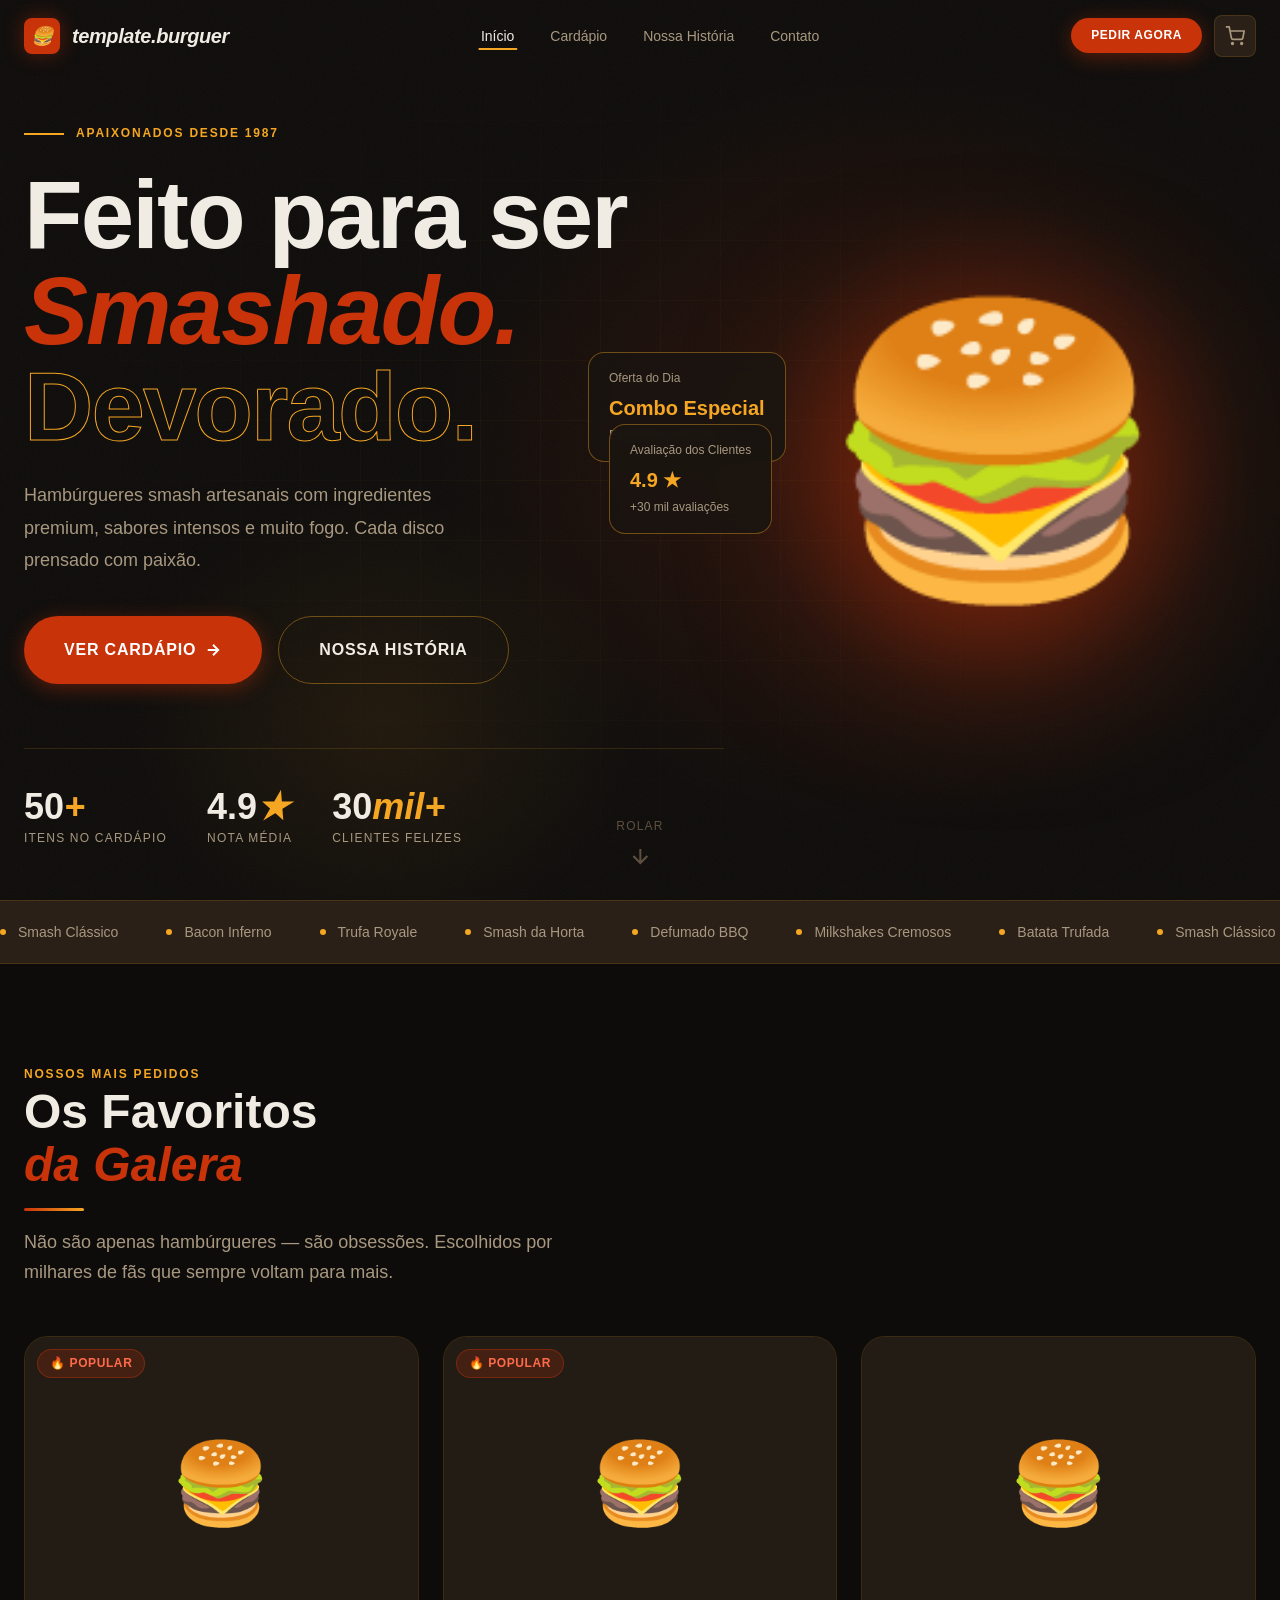
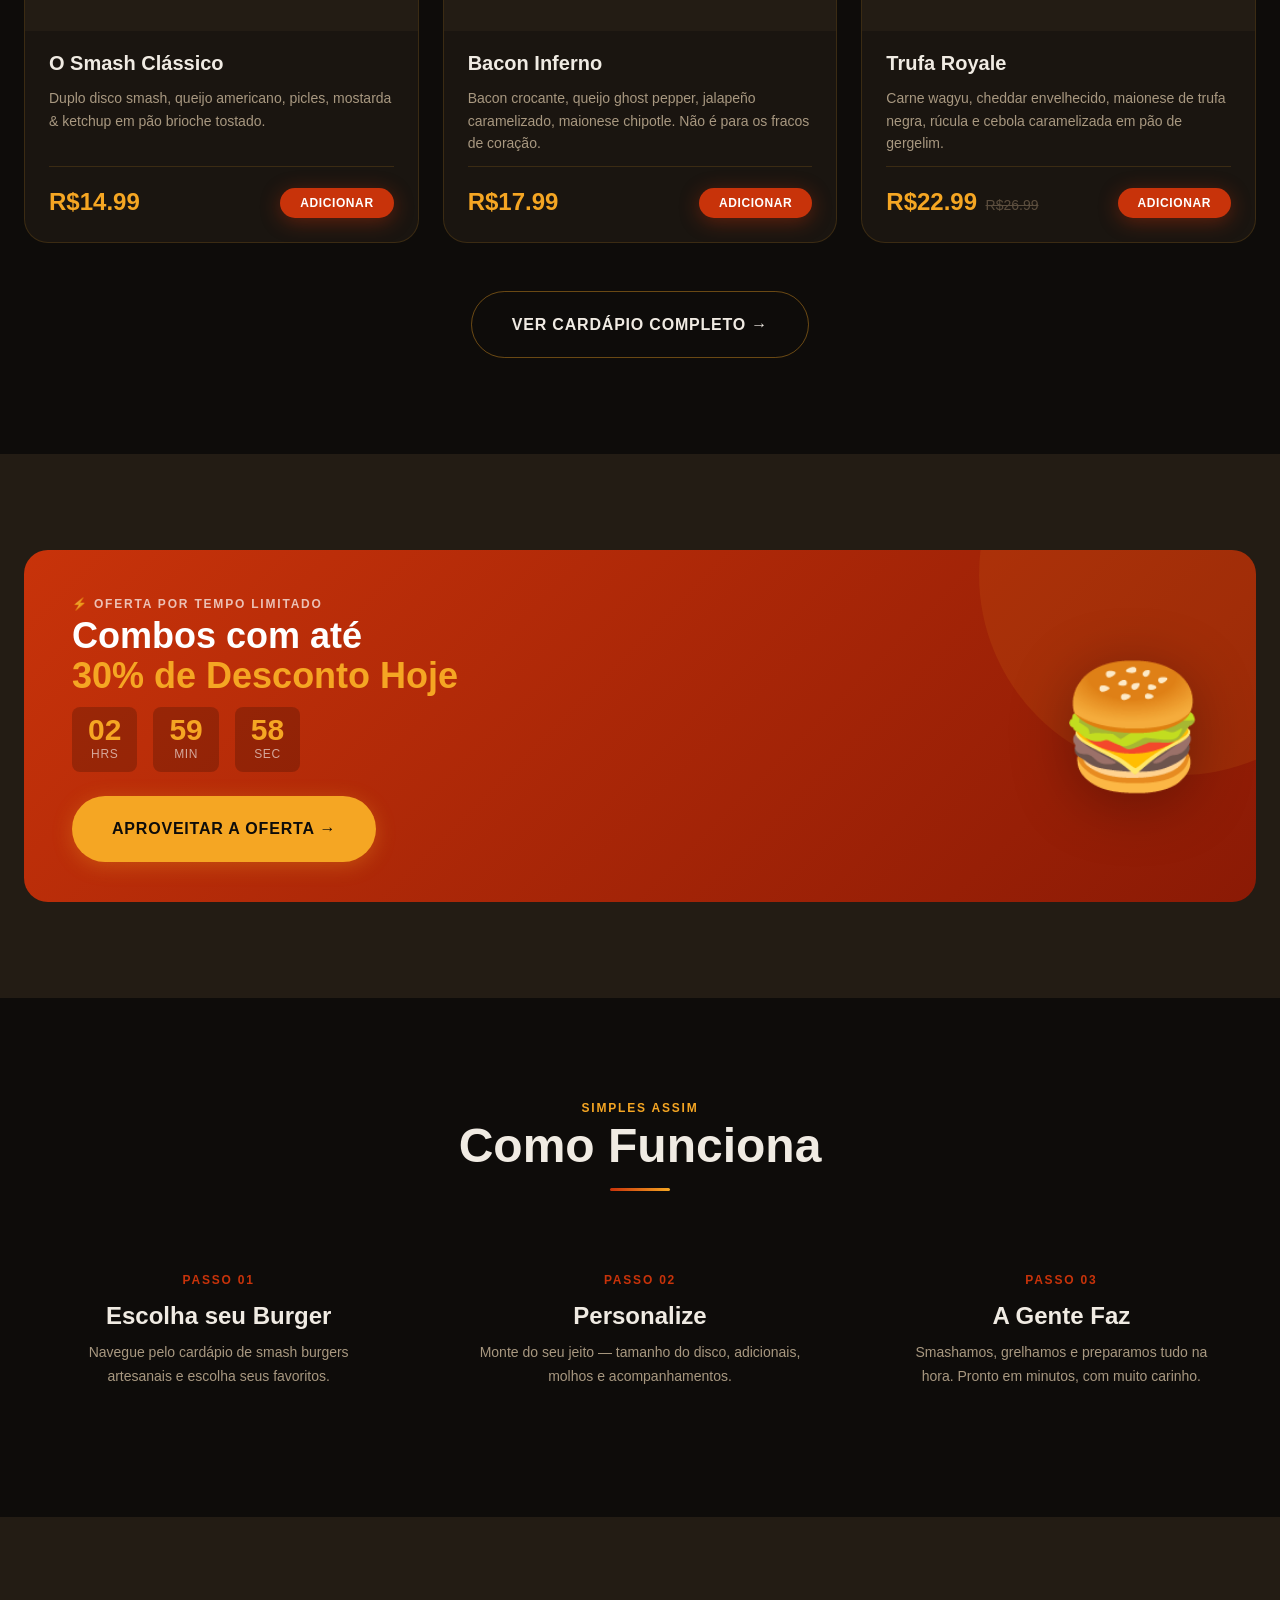
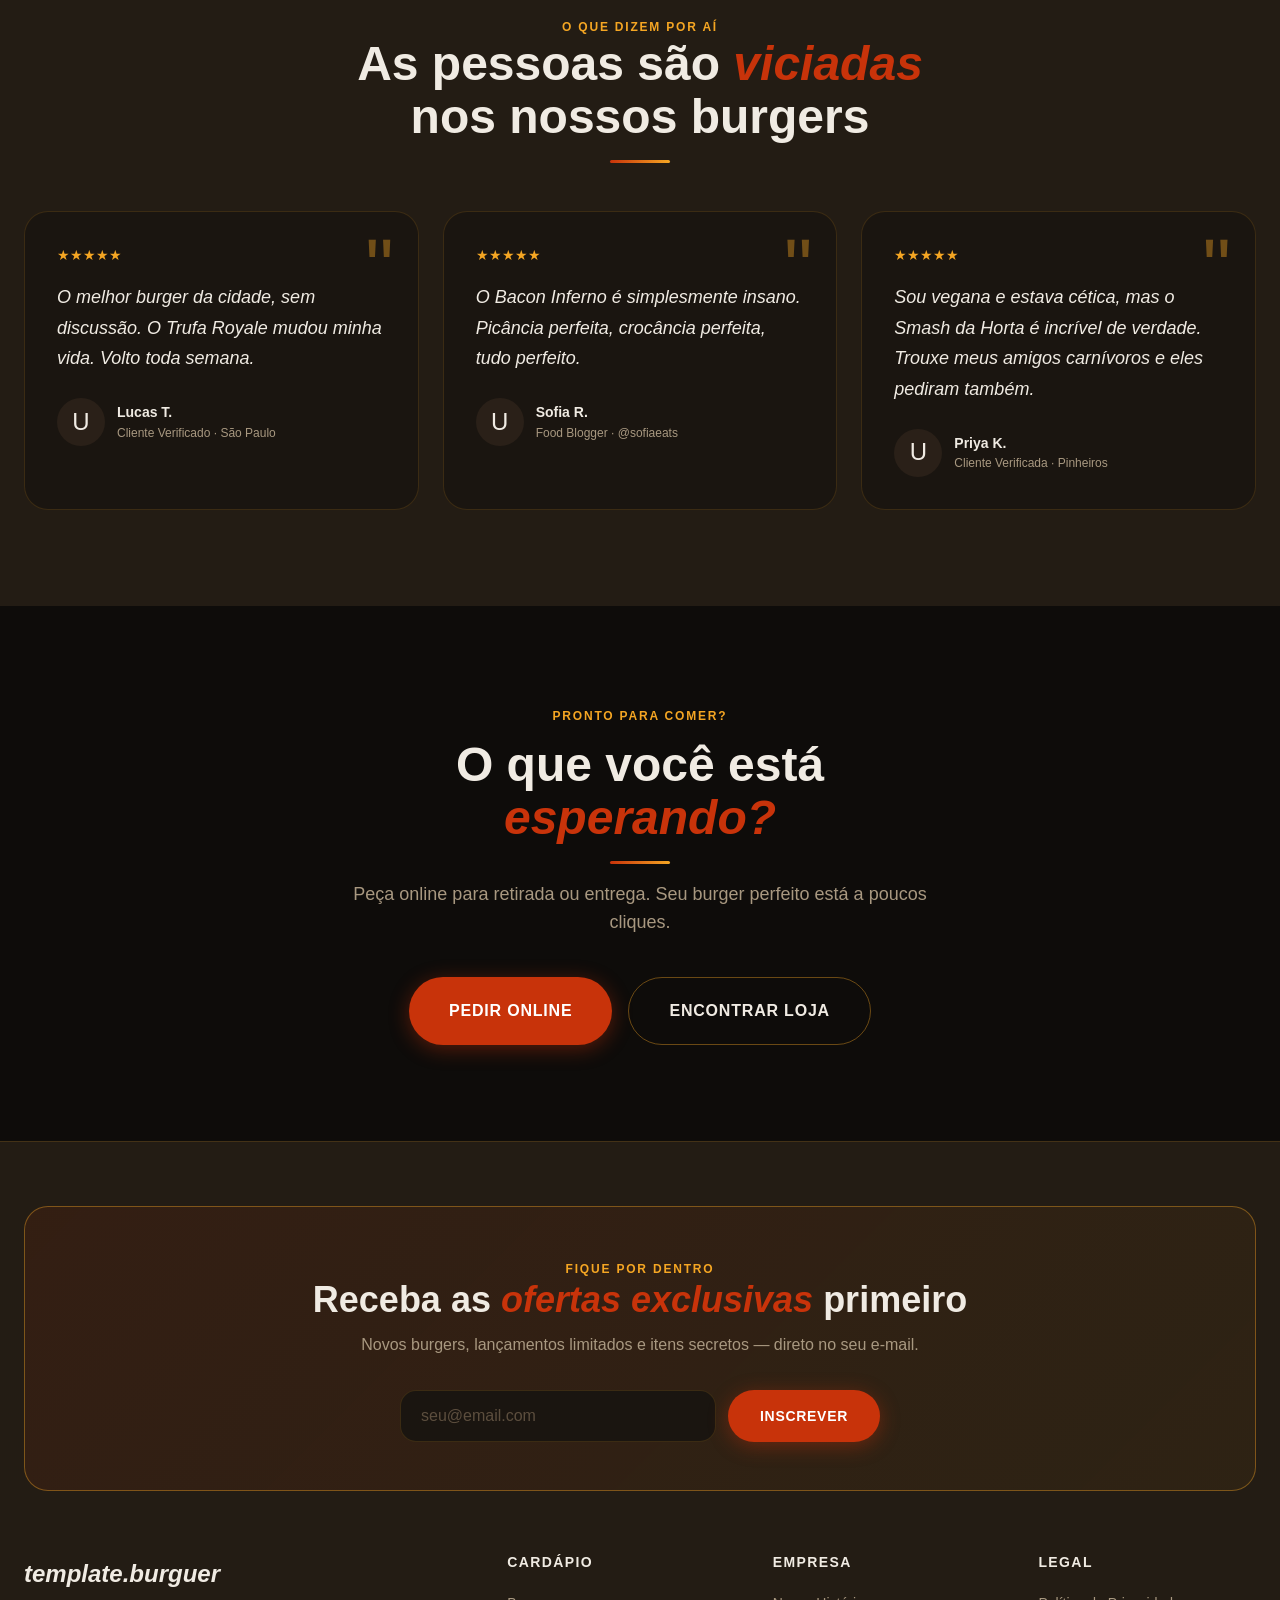
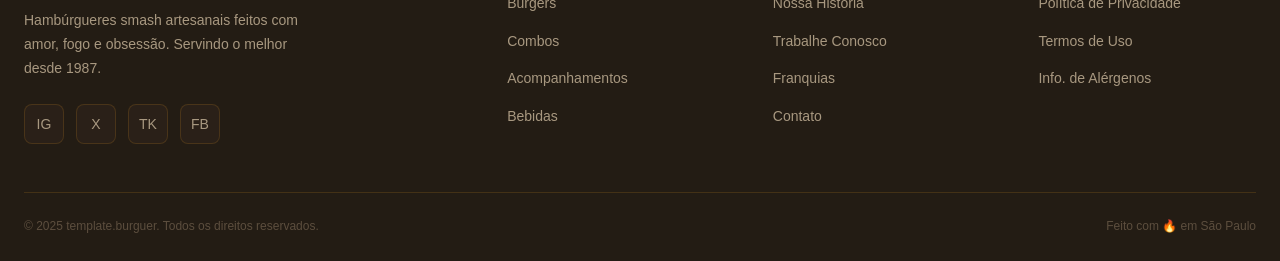
<file: index.html>
<!DOCTYPE html>
<html lang="pt-BR">
<head>
  <meta charset="UTF-8"/>
  <meta name="viewport" content="width=device-width, initial-scale=1.0"/>
  <title>template.burguer — Hambúrgueres Artesanais</title>
  <meta name="description" content="Os melhores hambúrgueres smash artesanais. Sabores intensos, ingredientes de qualidade, apaixonados desde 1987."/>
  <link rel="preconnect" href="https://fonts.googleapis.com"/>
  <link rel="preconnect" href="https://fonts.gstatic.com" crossorigin/>
  <link rel="stylesheet" href="css/tokens.css"/>
  <link rel="stylesheet" href="css/global.css"/>
  <link rel="stylesheet" href="css/navbar.css"/>
  <link rel="stylesheet" href="css/components.css"/>

  <!-- Favicon -->
  <link rel="icon" type="image/png" href="assets/img/favicon.png"/>

  <!-- Open Graph / Social Media -->
  <meta property="og:type" content="website"/>
  <meta property="og:url" content="https://smash-burger-restaurant.pages.dev/"/>
  <meta property="og:title" content="template.burguer — Hambúrgueres Artesanais"/>
  <meta property="og:description" content="Os melhores hambúrgueres smash artesanais. Sabores intensos, ingredientes de qualidade e paixão em cada disco prensado."/>
  <meta property="og:image" content="https://smash-burger-restaurant.pages.dev/assets/img/social-card.jpg"/>

  <!-- Twitter -->
  <meta property="twitter:card" content="summary_large_image"/>
  <meta property="twitter:url" content="https://smash-burger-restaurant.pages.dev/"/>
  <meta property="twitter:title" content="template.burguer — Hambúrgueres Artesanais"/>
  <meta property="twitter:description" content="Os melhores hambúrgueres smash artesanais. Sabores intensos, ingredientes de qualidade e paixão em cada disco prensado."/>
  <meta property="twitter:image" content="https://smash-burger-restaurant.pages.dev/assets/img/social-card.jpg"/>
</head>
<body>

<nav class="navbar navbar--transparent" role="navigation">
  <div class="container">
    <div class="navbar__inner">
      <a href="index.html" class="navbar__logo">
        <div class="navbar__logo-icon">🍔</div>
        <span>template.burguer</span>
      </a>
      <ul class="navbar__links">
        <li><a href="index.html"         class="navbar__link active">Início</a></li>
        <li><a href="menu.html"          class="navbar__link">Cardápio</a></li>
        <li><a href="pages/about.html"   class="navbar__link">Nossa História</a></li>
        <li><a href="pages/contact.html" class="navbar__link">Contato</a></li>
      </ul>
      <div class="navbar__actions">
        <a href="menu.html" class="btn btn--primary btn--sm">Pedir Agora</a>
        <button class="navbar__cart" aria-label="Carrinho" onclick="location.href='pages/cart.html'">
          <svg width="20" height="20" viewBox="0 0 24 24" fill="none" stroke="currentColor" stroke-width="2">
            <circle cx="9" cy="21" r="1"/><circle cx="20" cy="21" r="1"/>
            <path d="M1 1h4l2.68 13.39a2 2 0 0 0 2 1.61h9.72a2 2 0 0 0 2-1.61L23 6H6"/>
          </svg>
          <span class="navbar__cart-count">0</span>
        </button>
        <button class="navbar__menu-toggle" aria-label="Abrir menu"><span></span><span></span><span></span></button>
      </div>
    </div>
  </div>
</nav>
<div class="navbar__mobile-menu">
  <a href="index.html"         class="navbar__mobile-link">Início</a>
  <a href="menu.html"          class="navbar__mobile-link">Cardápio</a>
  <a href="pages/about.html"   class="navbar__mobile-link">Nossa História</a>
  <a href="pages/contact.html" class="navbar__mobile-link">Contato</a>
  <div class="navbar__mobile-cta">
    <a href="menu.html" class="btn btn--primary btn--lg" style="width:100%;justify-content:center;">Pedir Agora →</a>
  </div>
</div>

<main>

<!-- HERO -->
<section class="hero noise-overlay">
  <div class="hero__bg"></div>
  <div class="hero__bg-pattern"></div>
  <div class="container" style="position:relative;z-index:2;width:100%;">
    <div class="hero__content">
      <div class="hero__eyebrow">
        <div class="hero__eyebrow-line"></div>
        <span class="text-label">Apaixonados desde 1987</span>
      </div>
      <h1 class="hero__title">
        Feito para ser
        <em>Smashado.</em>
        <span>Devorado.</span>
      </h1>
      <p class="hero__desc">
        Hambúrgueres smash artesanais com ingredientes premium, sabores intensos e muito fogo.
        Cada disco prensado com paixão.
      </p>
      <div class="hero__actions">
        <a href="menu.html" class="btn btn--primary btn--lg">
          Ver Cardápio
          <svg width="18" height="18" viewBox="0 0 24 24" fill="none" stroke="currentColor" stroke-width="2.5"><path d="M5 12h14M12 5l7 7-7 7"/></svg>
        </a>
        <a href="pages/about.html" class="btn btn--outline btn--lg">Nossa História</a>
      </div>
      <div class="hero__stats">
        <div>
          <div class="hero__stat-number">50<em>+</em></div>
          <div class="hero__stat-label">Itens no Cardápio</div>
        </div>
        <div>
          <div class="hero__stat-number">4.9<em>★</em></div>
          <div class="hero__stat-label">Nota Média</div>
        </div>
        <div>
          <div class="hero__stat-number">30<em>mil+</em></div>
          <div class="hero__stat-label">Clientes Felizes</div>
        </div>
      </div>
    </div>
  </div>

  <div class="hero__visual" aria-hidden="true">
    <div style="position:relative;display:flex;align-items:center;justify-content:center;">
      <div style="position:absolute;width:500px;height:500px;border-radius:50%;background:radial-gradient(circle,rgba(200,51,10,0.25) 0%,transparent 70%);"></div>
      <div style="font-size:280px;line-height:1;filter:drop-shadow(0 40px 80px rgba(200,51,10,0.5));animation:float 4s ease-in-out infinite;">🍔</div>
      <div class="hero__float-card hero__float-card--offer">
        <div class="hero__float-card-label">Oferta do Dia</div>
        <div class="hero__float-card-value">Combo Especial</div>
        <div style="font-size:12px;color:var(--color-text-muted);margin-top:2px;">Economize até 30%</div>
      </div>
      <div class="hero__float-card hero__float-card--rating">
        <div class="hero__float-card-label">Avaliação dos Clientes</div>
        <div class="hero__float-card-value">4.9 ★</div>
        <div style="font-size:12px;color:var(--color-text-muted);margin-top:2px;">+30 mil avaliações</div>
      </div>
    </div>
  </div>

  <div class="hero__scroll" aria-hidden="true">
    <span>Rolar</span>
    <svg viewBox="0 0 24 24" fill="none" stroke="currentColor" stroke-width="2"><path d="M12 5v14M5 12l7 7 7-7"/></svg>
  </div>
</section>

<!-- MARQUEE -->
<div class="featured-strip" aria-hidden="true">
  <div class="featured-strip__track">
    <div class="featured-strip__item"><span class="featured-strip__dot"></span> Smash Clássico</div>
    <div class="featured-strip__item"><span class="featured-strip__dot"></span> Bacon Inferno</div>
    <div class="featured-strip__item"><span class="featured-strip__dot"></span> Trufa Royale</div>
    <div class="featured-strip__item"><span class="featured-strip__dot"></span> Smash da Horta</div>
    <div class="featured-strip__item"><span class="featured-strip__dot"></span> Defumado BBQ</div>
    <div class="featured-strip__item"><span class="featured-strip__dot"></span> Milkshakes Cremosos</div>
    <div class="featured-strip__item"><span class="featured-strip__dot"></span> Batata Trufada</div>
    <div class="featured-strip__item"><span class="featured-strip__dot"></span> Smash Clássico</div>
    <div class="featured-strip__item"><span class="featured-strip__dot"></span> Bacon Inferno</div>
    <div class="featured-strip__item"><span class="featured-strip__dot"></span> Trufa Royale</div>
    <div class="featured-strip__item"><span class="featured-strip__dot"></span> Smash da Horta</div>
    <div class="featured-strip__item"><span class="featured-strip__dot"></span> Defumado BBQ</div>
    <div class="featured-strip__item"><span class="featured-strip__dot"></span> Milkshakes Cremosos</div>
    <div class="featured-strip__item"><span class="featured-strip__dot"></span> Batata Trufada</div>
  </div>
</div>

<!-- MAIS PEDIDOS -->
<section class="section">
  <div class="container">
    <div class="section-header reveal">
      <span class="text-label">Nossos Mais Pedidos</span>
      <h2 class="section-title">Os Favoritos<br/><em style="color:var(--color-primary);font-style:italic;">da Galera</em></h2>
      <div class="divider"></div>
      <p class="section-subtitle">Não são apenas hambúrgueres — são obsessões. Escolhidos por milhares de fãs que sempre voltam para mais.</p>
    </div>
    <div class="grid grid-3" id="grade-destaque"></div>
    <div style="text-align:center;margin-top:var(--space-12);" class="reveal">
      <a href="menu.html" class="btn btn--outline btn--lg">Ver Cardápio Completo →</a>
    </div>
  </div>
</section>

<!-- BANNER PROMO -->
<section class="section section--alt">
  <div class="container">
    <div class="promo-banner reveal">
      <div>
        <span class="text-label" style="color:rgba(255,255,255,0.7);">⚡ Oferta por Tempo Limitado</span>
        <h2 class="promo-banner__title">Combos com até<br/><strong style="color:var(--color-accent);">30% de Desconto Hoje</strong></h2>
        <div class="promo-banner__timer" id="temporizador-promo"></div>
        <a href="menu.html" class="btn btn--accent btn--lg">Aproveitar a Oferta →</a>
      </div>
      <div class="promo-banner__visual" aria-hidden="true">🍔</div>
    </div>
  </div>
</section>

<!-- COMO FUNCIONA -->
<section class="section">
  <div class="container">
    <div class="section-header section-header--center reveal">
      <span class="text-label">Simples assim</span>
      <h2 class="section-title">Como Funciona</h2>
      <div class="divider divider--center"></div>
    </div>
    <div class="grid grid-3" style="gap:var(--space-8);">
      <div class="reveal reveal-delay-1" style="text-align:center;padding:var(--space-8);">
        <div style="font-size:12px;font-weight:700;letter-spacing:0.15em;color:var(--color-primary);text-transform:uppercase;margin-bottom:var(--space-3);">Passo 01</div>
        <h3 style="font-family:var(--font-display);font-size:var(--text-2xl);margin-bottom:var(--space-3);">Escolha seu Burger</h3>
        <p style="color:var(--color-text-muted);font-size:var(--text-sm);line-height:1.7;">Navegue pelo cardápio de smash burgers artesanais e escolha seus favoritos.</p>
      </div>
      <div class="reveal reveal-delay-2" style="text-align:center;padding:var(--space-8);">
        <div style="font-size:12px;font-weight:700;letter-spacing:0.15em;color:var(--color-primary);text-transform:uppercase;margin-bottom:var(--space-3);">Passo 02</div>
        <h3 style="font-family:var(--font-display);font-size:var(--text-2xl);margin-bottom:var(--space-3);">Personalize</h3>
        <p style="color:var(--color-text-muted);font-size:var(--text-sm);line-height:1.7;">Monte do seu jeito — tamanho do disco, adicionais, molhos e acompanhamentos.</p>
      </div>
      <div class="reveal reveal-delay-3" style="text-align:center;padding:var(--space-8);">
        <div style="font-size:12px;font-weight:700;letter-spacing:0.15em;color:var(--color-primary);text-transform:uppercase;margin-bottom:var(--space-3);">Passo 03</div>
        <h3 style="font-family:var(--font-display);font-size:var(--text-2xl);margin-bottom:var(--space-3);">A Gente Faz</h3>
        <p style="color:var(--color-text-muted);font-size:var(--text-sm);line-height:1.7;">Smashamos, grelhamos e preparamos tudo na hora. Pronto em minutos, com muito carinho.</p>
      </div>
    </div>
  </div>
</section>

<!-- DEPOIMENTOS -->
<section class="section section--alt">
  <div class="container">
    <div class="section-header section-header--center reveal">
      <span class="text-label">O que dizem por aí</span>
      <h2 class="section-title">As pessoas são <em style="color:var(--color-primary);font-style:italic;">viciadas</em><br/>nos nossos burgers</h2>
      <div class="divider divider--center"></div>
    </div>
    <div class="grid grid-3" id="grade-depoimentos"></div>
  </div>
</section>

<!-- CTA -->
<section class="section" style="text-align:center;">
  <div class="container">
    <div class="reveal" style="max-width:600px;margin:0 auto;">
      <span class="text-label">Pronto para comer?</span>
      <h2 class="section-title" style="margin-top:var(--space-3);">O que você está<br/><em style="color:var(--color-primary);font-style:italic;">esperando?</em></h2>
      <div class="divider divider--center"></div>
      <p style="color:var(--color-text-muted);margin-bottom:var(--space-10);font-size:var(--text-lg);">Peça online para retirada ou entrega. Seu burger perfeito está a poucos cliques.</p>
      <div style="display:flex;gap:var(--space-4);justify-content:center;flex-wrap:wrap;">
        <a href="menu.html" class="btn btn--primary btn--lg">Pedir Online</a>
        <a href="pages/contact.html" class="btn btn--outline btn--lg">Encontrar Loja</a>
      </div>
    </div>
  </div>
</section>

</main>

<!-- RODAPÉ -->
<footer class="footer">
  <div class="container">
    <div class="newsletter-cta reveal" style="margin-bottom:var(--space-16);">
      <span class="text-label">Fique por dentro</span>
      <h2 class="newsletter-cta__title">Receba as <em style="color:var(--color-primary);font-style:italic;">ofertas exclusivas</em> primeiro</h2>
      <p class="newsletter-cta__desc">Novos burgers, lançamentos limitados e itens secretos — direto no seu e-mail.</p>
      <form class="newsletter-cta__form" onsubmit="handleNewsletter(event)">
        <input type="email" class="form-input" placeholder="seu@email.com" required/>
        <button type="submit" class="btn btn--primary">Inscrever</button>
      </form>
    </div>
    <div class="footer__main">
      <div>
        <div class="footer__brand-logo">template.burguer</div>
        <p class="footer__brand-desc">Hambúrgueres smash artesanais feitos com amor, fogo e obsessão. Servindo o melhor desde 1987.</p>
        <div class="footer__socials">
          <a href="#" class="footer__social" aria-label="Instagram">IG</a>
          <a href="#" class="footer__social" aria-label="Twitter">X</a>
          <a href="#" class="footer__social" aria-label="TikTok">TK</a>
          <a href="#" class="footer__social" aria-label="Facebook">FB</a>
        </div>
      </div>
      <div>
        <h3 class="footer__col-title">Cardápio</h3>
        <ul class="footer__links">
          <li><a href="menu.html" class="footer__link">Burgers</a></li>
          <li><a href="menu.html" class="footer__link">Combos</a></li>
          <li><a href="menu.html" class="footer__link">Acompanhamentos</a></li>
          <li><a href="menu.html" class="footer__link">Bebidas</a></li>
        </ul>
      </div>
      <div>
        <h3 class="footer__col-title">Empresa</h3>
        <ul class="footer__links">
          <li><a href="pages/about.html"   class="footer__link">Nossa História</a></li>
          <li><a href="#"                  class="footer__link">Trabalhe Conosco</a></li>
          <li><a href="#"                  class="footer__link">Franquias</a></li>
          <li><a href="pages/contact.html" class="footer__link">Contato</a></li>
        </ul>
      </div>
      <div>
        <h3 class="footer__col-title">Legal</h3>
        <ul class="footer__links">
          <li><a href="#" class="footer__link">Política de Privacidade</a></li>
          <li><a href="#" class="footer__link">Termos de Uso</a></li>
          <li><a href="#" class="footer__link">Info. de Alérgenos</a></li>
        </ul>
      </div>
    </div>
    <div class="footer__bottom">
      <span>© 2025 template.burguer. Todos os direitos reservados.</span>
      <span>Feito com 🔥 em São Paulo</span>
    </div>
  </div>
</footer>

<script src="js/app.js"></script>
<script>
document.addEventListener("DOMContentLoaded", () => {
  const itens = MENU_DATA.items.filter(i => i.category === "burgers").slice(0, 3);
  const grade = document.getElementById("grade-destaque");
  if (grade) { grade.innerHTML = itens.map(renderProductCard).join(""); initReveal(); }
  const gradeDepo = document.getElementById("grade-depoimentos");
  if (gradeDepo) { gradeDepo.innerHTML = TESTIMONIALS.map(renderTestimonialCard).join(""); initReveal(); }
  initCountdown("temporizador-promo", 3);
});
function handleNewsletter(e) { e.preventDefault(); showToast("Você está na lista! 🎉"); e.target.reset(); }
</script>
</body>
</html>
</file>
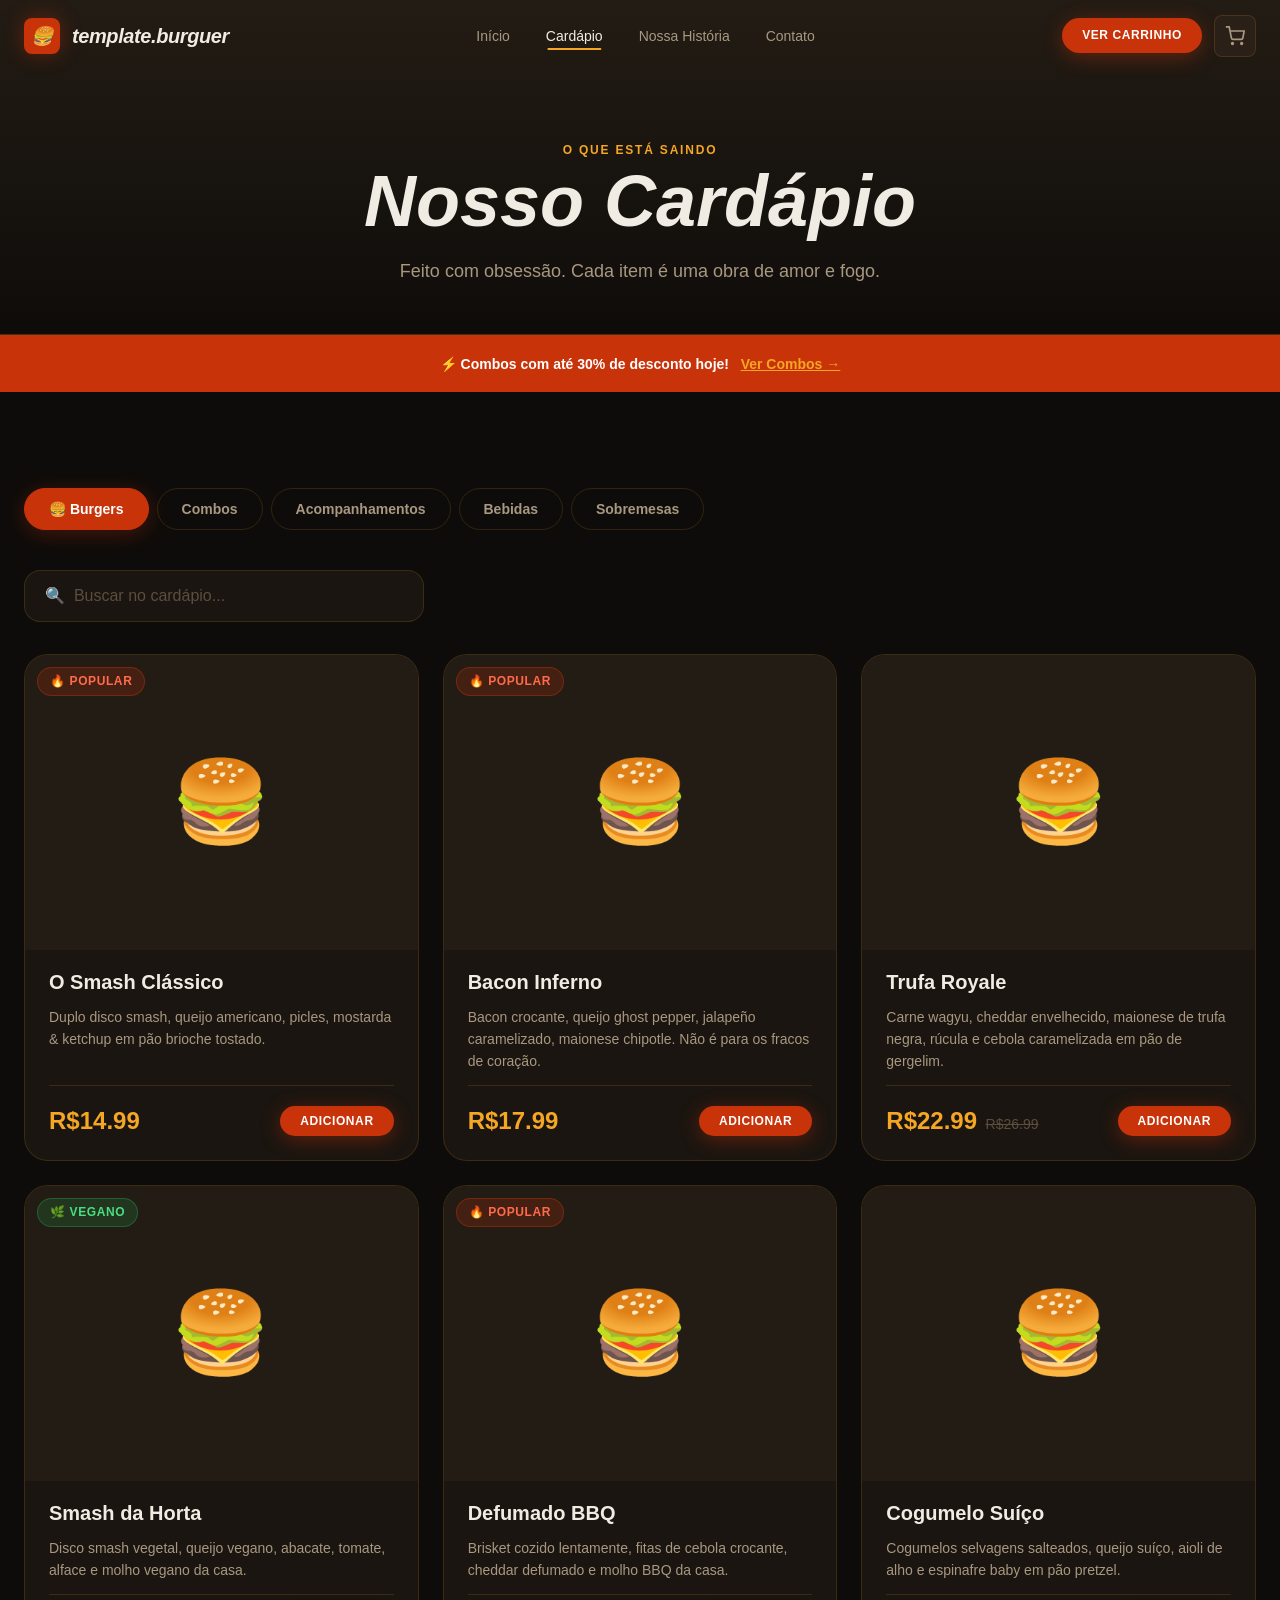
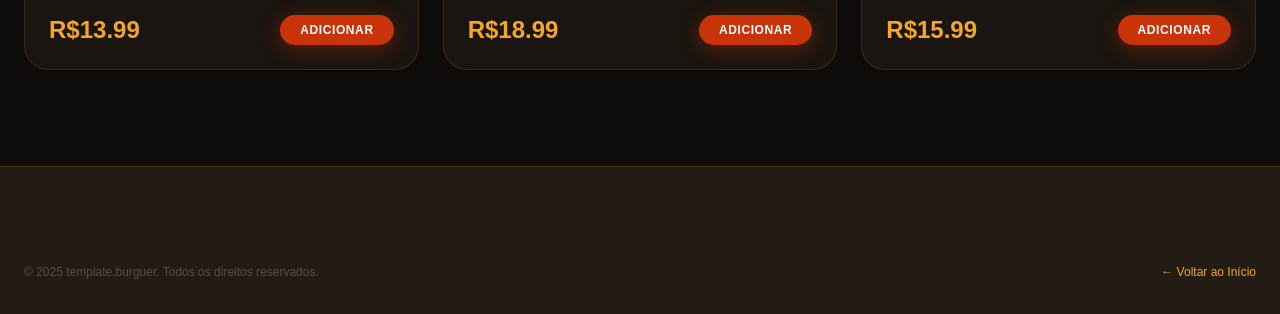
<file: menu.html>
<!DOCTYPE html>
<html lang="pt-BR">
<head>
  <meta charset="UTF-8"/>
  <meta name="viewport" content="width=device-width, initial-scale=1.0"/>
  <title>Cardápio — template.burguer</title>
  <meta name="description" content="Explore nosso cardápio de hambúrgueres smash artesanais, combos, acompanhamentos, bebidas e sobremesas."/>
  <link rel="preconnect" href="https://fonts.googleapis.com"/>
  <link rel="preconnect" href="https://fonts.gstatic.com" crossorigin/>
  <link rel="stylesheet" href="css/tokens.css"/>
  <link rel="stylesheet" href="css/global.css"/>
  <link rel="stylesheet" href="css/navbar.css"/>
  <link rel="stylesheet" href="css/components.css"/>

  <!-- Favicon -->
  <link rel="icon" type="image/png" href="assets/img/favicon.png"/>

  <!-- Open Graph / Social Media -->
  <meta property="og:type" content="website"/>
  <meta property="og:url" content="https://smash-burger-restaurant.pages.dev/menu.html"/>
  <meta property="og:title" content="Cardápio — template.burguer"/>
  <meta property="og:description" content="Explore nosso cardápio de hambúrgueres smash artesanais. Sabores intensos e ingredientes premium."/>
  <meta property="og:image" content="https://smash-burger-restaurant.pages.dev/assets/img/social-card.jpg"/>
</head>
<body>

<nav class="navbar navbar--transparent">
  <div class="container">
    <div class="navbar__inner">
      <a href="index.html" class="navbar__logo">
        <div class="navbar__logo-icon">🍔</div>
        <span>template.burguer</span>
      </a>
      <ul class="navbar__links">
        <li><a href="index.html"         class="navbar__link">Início</a></li>
        <li><a href="menu.html"          class="navbar__link active">Cardápio</a></li>
        <li><a href="pages/about.html"   class="navbar__link">Nossa História</a></li>
        <li><a href="pages/contact.html" class="navbar__link">Contato</a></li>
      </ul>
      <div class="navbar__actions">
        <a href="pages/cart.html" class="btn btn--primary btn--sm">Ver Carrinho</a>
        <button class="navbar__cart" aria-label="Carrinho" onclick="location.href='pages/cart.html'">
          <svg width="20" height="20" viewBox="0 0 24 24" fill="none" stroke="currentColor" stroke-width="2">
            <circle cx="9" cy="21" r="1"/><circle cx="20" cy="21" r="1"/>
            <path d="M1 1h4l2.68 13.39a2 2 0 0 0 2 1.61h9.72a2 2 0 0 0 2-1.61L23 6H6"/>
          </svg>
          <span class="navbar__cart-count">0</span>
        </button>
        <button class="navbar__menu-toggle" aria-label="Abrir menu"><span></span><span></span><span></span></button>
      </div>
    </div>
  </div>
</nav>
<div class="navbar__mobile-menu">
  <a href="index.html"         class="navbar__mobile-link">Início</a>
  <a href="menu.html"          class="navbar__mobile-link">Cardápio</a>
  <a href="pages/about.html"   class="navbar__mobile-link">Nossa História</a>
  <a href="pages/contact.html" class="navbar__mobile-link">Contato</a>
  <div class="navbar__mobile-cta"><a href="pages/cart.html" class="btn btn--primary btn--lg" style="width:100%;justify-content:center;">Ver Carrinho →</a></div>
</div>

<header class="page-header">
  <div class="container">
    <span class="text-label">O que está saindo</span>
    <h1 class="page-header__title">Nosso <em>Cardápio</em></h1>
    <p class="page-header__desc">Feito com obsessão. Cada item é uma obra de amor e fogo.</p>
  </div>
</header>

<div style="background:var(--color-primary);padding:var(--space-4) 0;text-align:center;">
  <div class="container">
    <span style="font-size:var(--text-sm);font-weight:600;color:#fff;">
      ⚡ Combos com até 30% de desconto hoje! &nbsp;
      <a href="#combos" style="color:var(--color-accent);text-decoration:underline;">Ver Combos →</a>
    </span>
  </div>
</div>

<main>
<section class="section">
  <div class="container">
    <div class="menu-tabs reveal" id="abas-categoria"></div>
    <div class="reveal" style="margin-bottom:var(--space-8);max-width:400px;">
      <input type="search" class="form-input" id="busca-cardapio" placeholder="🔍  Buscar no cardápio..." aria-label="Buscar item" oninput="filtrarBusca(this.value)"/>
    </div>
    <div class="grid grid-3" id="grade-cardapio"></div>
    <div id="sem-resultado" style="display:none;text-align:center;padding:var(--space-24) 0;">
      <div style="font-size:60px;margin-bottom:var(--space-4);">🔍</div>
      <h3 style="font-family:var(--font-display);font-size:var(--text-2xl);margin-bottom:var(--space-3);">Nenhum resultado encontrado</h3>
      <p style="color:var(--color-text-muted);">Tente outra busca ou explore outra categoria.</p>
    </div>
  </div>
</section>
</main>

<footer class="footer">
  <div class="container">
    <div class="footer__bottom" style="padding-block:var(--space-8);">
      <span>© 2025 template.burguer. Todos os direitos reservados.</span>
      <a href="index.html" style="color:var(--color-accent);">← Voltar ao Início</a>
    </div>
  </div>
</footer>

<script src="js/app.js"></script>
<script>
let categoriaAtiva = "burgers";

document.addEventListener("DOMContentLoaded", () => {
  renderAbas();
  renderItens("burgers");
  const hash = window.location.hash.replace("#", "");
  if (hash && MENU_DATA.categories.find(c => c.id === hash)) setCategoria(hash);
});

function renderAbas() {
  const el = document.getElementById("abas-categoria");
  el.innerHTML = MENU_DATA.categories.map(cat => `
    <button class="menu-tab ${cat.id === categoriaAtiva ? 'active' : ''}" onclick="setCategoria('${cat.id}')" role="tab" aria-selected="${cat.id === categoriaAtiva}">
      ${cat.icon} ${cat.label}
    </button>
  `).join("");
}

function setCategoria(id) {
  categoriaAtiva = id;
  renderAbas();
  document.getElementById("busca-cardapio").value = "";
  renderItens(id);
  history.replaceState(null, null, `#${id}`);
}

function renderItens(categoria, busca = "") {
  const grade = document.getElementById("grade-cardapio");
  const vazio = document.getElementById("sem-resultado");
  let itens = MENU_DATA.items.filter(i => i.category === categoria);
  if (busca) {
    const q = busca.toLowerCase();
    itens = MENU_DATA.items.filter(i => i.name.toLowerCase().includes(q) || (i.description || "").toLowerCase().includes(q));
  }
  if (itens.length === 0) { grade.innerHTML = ""; vazio.style.display = "block"; }
  else { vazio.style.display = "none"; grade.innerHTML = itens.map(renderProductCard).join(""); document.querySelectorAll(".reveal:not(.visible)").forEach(el => setTimeout(() => el.classList.add("visible"), 50)); }
}

function filtrarBusca(valor) {
  if (valor) {
    const q = valor.toLowerCase();
    const itens = MENU_DATA.items.filter(i => i.name.toLowerCase().includes(q) || (i.description || "").toLowerCase().includes(q));
    const grade = document.getElementById("grade-cardapio");
    const vazio = document.getElementById("sem-resultado");
    if (itens.length === 0) { grade.innerHTML = ""; vazio.style.display = "block"; }
    else { vazio.style.display = "none"; grade.innerHTML = itens.map(renderProductCard).join(""); }
  } else { renderItens(categoriaAtiva); }
}
</script>
</body>
</html>
</file>
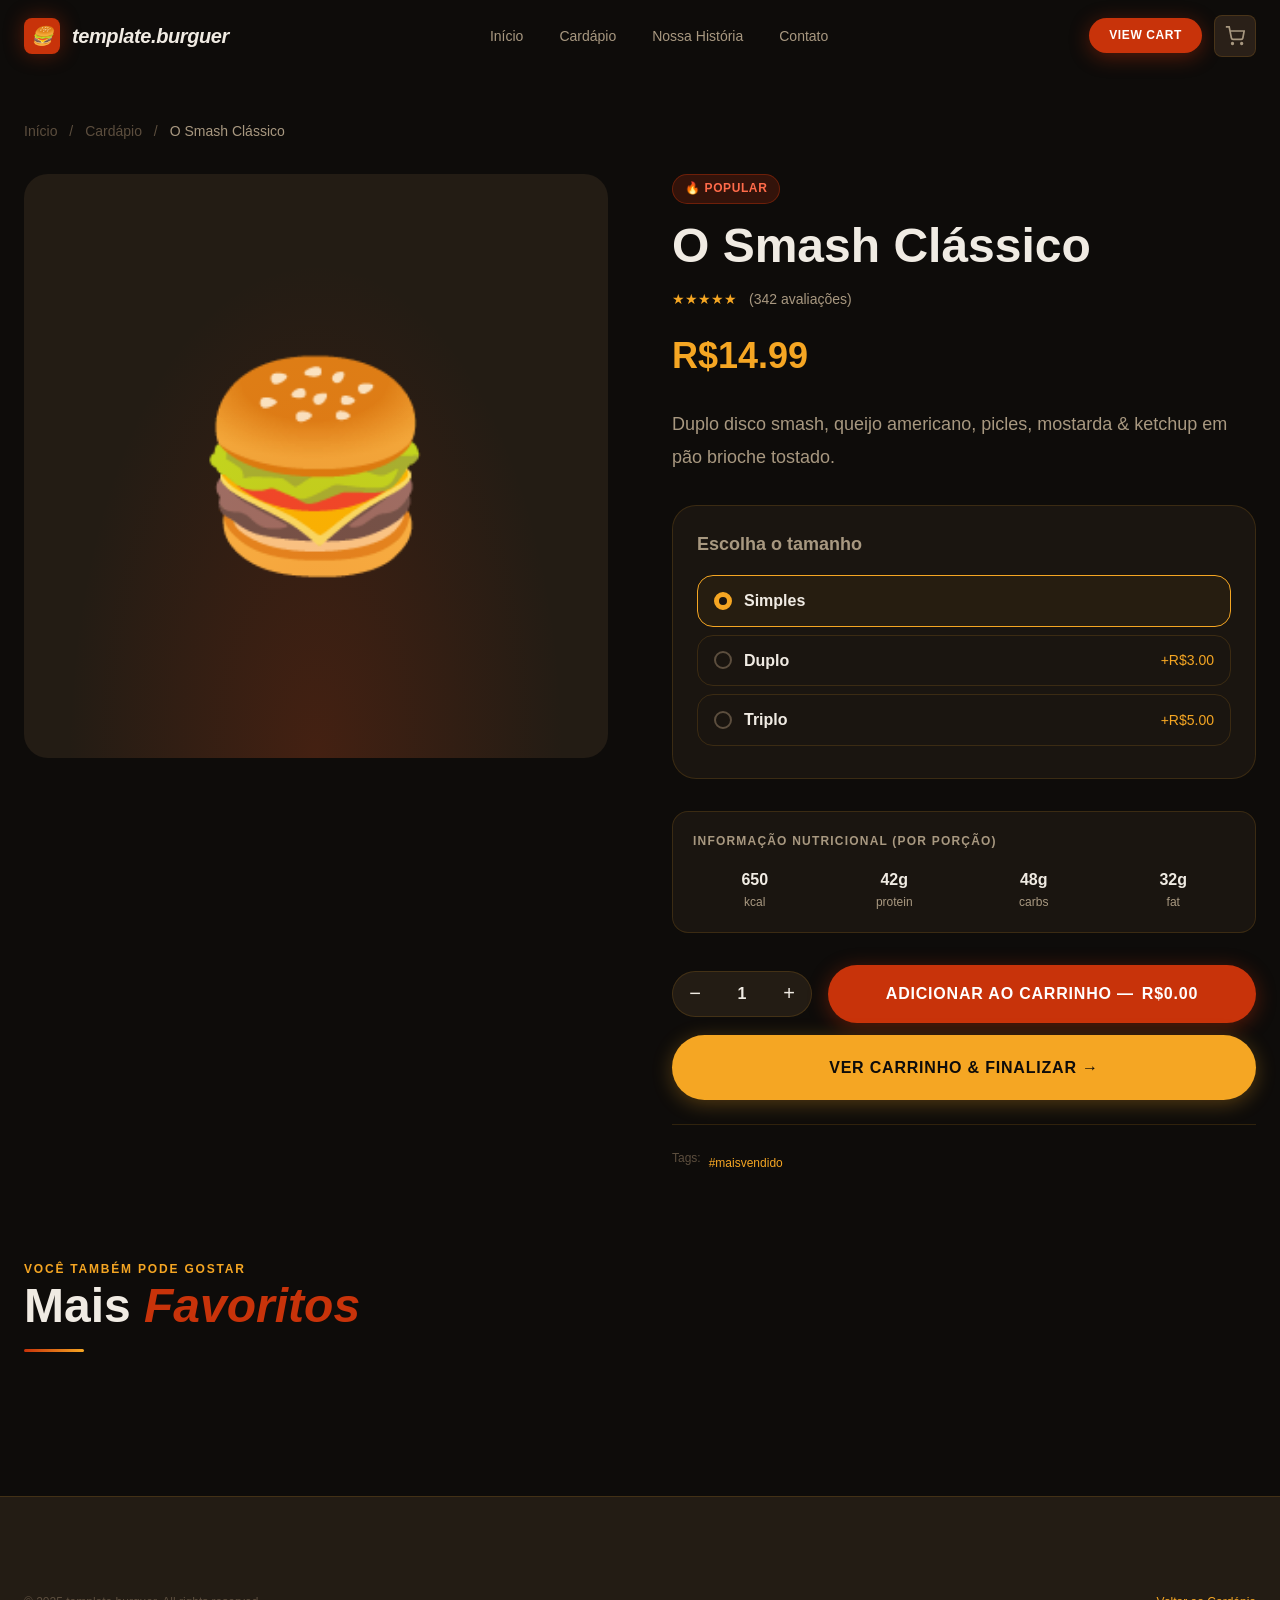
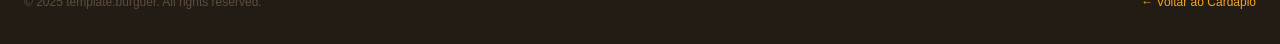
<file: product.html>
<!DOCTYPE html>
<html lang="pt-BR">
<head>
  <meta charset="UTF-8"/>
  <meta name="viewport" content="width=device-width, initial-scale=1.0"/>
  <title>Produto — template.burguer</title>
  <link rel="preconnect" href="https://fonts.googleapis.com"/>
  <link rel="preconnect" href="https://fonts.gstatic.com" crossorigin/>
  <link rel="stylesheet" href="css/tokens.css"/>
  <link rel="stylesheet" href="css/global.css"/>
  <link rel="stylesheet" href="css/navbar.css"/>
  <link rel="stylesheet" href="css/components.css"/>
</head>
<body>

<!-- NAVBAR -->
<nav class="navbar navbar--scrolled">
  <div class="container">
    <div class="navbar__inner">
      <a href="index.html" class="navbar__logo">
        <div class="navbar__logo-icon">🍔</div>
        <span>template.burguer</span>
      </a>
      <ul class="navbar__links">
        <li><a href="index.html"   class="navbar__link">Início</a></li>
        <li><a href="menu.html"    class="navbar__link">Cardápio</a></li>
        <li><a href="about.html"   class="navbar__link">Nossa História</a></li>
        <li><a href="contact.html" class="navbar__link">Contato</a></li>
      </ul>
      <div class="navbar__actions">
        <a href="pages/cart.html" class="btn btn--primary btn--sm">View Cart</a>
        <button class="navbar__cart" aria-label="Cart">
          <svg width="20" height="20" viewBox="0 0 24 24" fill="none" stroke="currentColor" stroke-width="2">
            <circle cx="9" cy="21" r="1"/><circle cx="20" cy="21" r="1"/>
            <path d="M1 1h4l2.68 13.39a2 2 0 0 0 2 1.61h9.72a2 2 0 0 0 2-1.61L23 6H6"/>
          </svg>
          <span class="navbar__cart-count">0</span>
        </button>
        <button class="navbar__menu-toggle" aria-label="Toggle menu">
          <span></span><span></span><span></span>
        </button>
      </div>
    </div>
  </div>
</nav>

<main class="product-detail">
  <div class="container">

    <!-- Caminho -->
    <nav aria-label="Caminho" style="margin-bottom:var(--space-8);font-size:var(--text-sm);color:var(--color-text-faint);">
      <a href="index.html" style="color:inherit;transition:color 0.2s;" onmouseover="this.style.color='var(--color-accent)'" onmouseout="this.style.color='inherit'">Início</a>
      <span style="margin:0 var(--space-2);">/</span>
      <a href="pages/menu.html" style="color:inherit;transition:color 0.2s;" onmouseover="this.style.color='var(--color-accent)'" onmouseout="this.style.color='inherit'">Cardápio</a>
      <span style="margin:0 var(--space-2);">/</span>
      <span id="breadcrumb-name" style="color:var(--color-text-muted);">Produto</span>
    </nav>

    <div class="product-detail__grid">

      <!-- Image -->
      <div class="product-detail__img-wrap reveal">
        <div id="product-img" style="width:100%;height:100%;display:flex;align-items:center;justify-content:center;font-size:200px;background:var(--color-bg-3);">
          🍔
        </div>
      </div>

      <!-- Info -->
      <div class="product-detail__info reveal reveal-delay-2">
        <div style="display:flex;flex-wrap:wrap;gap:var(--space-2);margin-bottom:var(--space-4);" id="product-badges">
          <!-- Badges -->
        </div>

        <h1 class="product-detail__name" id="product-name">Carregando...</h1>

        <!-- Rating -->
        <div style="display:flex;align-items:center;gap:var(--space-3);margin-bottom:var(--space-4);">
          <span style="color:var(--color-accent);font-size:var(--text-sm);" id="product-stars">★★★★★</span>
          <span style="font-size:var(--text-sm);color:var(--color-text-muted);" id="product-reviews">(0 avaliações)</span>
        </div>

        <div class="product-detail__price-row">
          <span class="product-detail__price" id="product-price">R$0.00</span>
          <span id="product-old-price" style="font-size:var(--text-lg);color:var(--color-text-faint);text-decoration:line-through;"></span>
        </div>

        <p class="product-detail__desc" id="product-desc">Carregando descrição...</p>

        <!-- Customiser -->
        <div class="product-customizer" id="product-customizer" style="display:none;">
          <div class="product-customizer__title">Escolha o tamanho</div>
          <div id="product-options">
            <!-- Options rendered by JS -->
          </div>
        </div>

        <!-- Nutrition (example) -->
        <div style="background:var(--color-bg-2);border:1px solid var(--color-border);border-radius:var(--radius-lg);padding:var(--space-5);margin-bottom:var(--space-8);">
          <div style="font-size:var(--text-xs);font-weight:700;letter-spacing:0.1em;text-transform:uppercase;color:var(--color-text-muted);margin-bottom:var(--space-4);">Informação Nutricional (por porção)</div>
          <div style="display:grid;grid-template-columns:repeat(4,1fr);gap:var(--space-4);text-align:center;" id="nutrition-grid">
            <div><div style="font-weight:700;color:var(--color-text);">650</div><div style="font-size:var(--text-xs);color:var(--color-text-muted);">kcal</div></div>
            <div><div style="font-weight:700;color:var(--color-text);">42g</div><div style="font-size:var(--text-xs);color:var(--color-text-muted);">protein</div></div>
            <div><div style="font-weight:700;color:var(--color-text);">48g</div><div style="font-size:var(--text-xs);color:var(--color-text-muted);">carbs</div></div>
            <div><div style="font-weight:700;color:var(--color-text);">32g</div><div style="font-size:var(--text-xs);color:var(--color-text-muted);">fat</div></div>
          </div>
        </div>

        <!-- Qty + Adicionar ao Carrinho -->
        <div style="display:flex;gap:var(--space-4);align-items:center;flex-wrap:wrap;">
          <div class="qty-selector">
            <button class="qty-selector__btn" onclick="changeQty(-1)">−</button>
            <span class="qty-selector__val" id="qty-display">1</span>
            <button class="qty-selector__btn" onclick="changeQty(1)">+</button>
          </div>
          <button class="btn btn--primary btn--lg" onclick="addToCart()" style="flex:1;justify-content:center;" id="add-btn">
            Adicionar ao Carrinho — <span id="add-btn-price">R$0.00</span>
          </button>
        </div>

        <a href="pages/cart.html" class="btn btn--accent btn--lg" style="width:100%;justify-content:center;margin-top:var(--space-3);">
          Ver Carrinho & Finalizar →
        </a>

        <!-- Tags -->
        <div style="display:flex;flex-wrap:wrap;gap:var(--space-2);margin-top:var(--space-6);padding-top:var(--space-6);border-top:1px solid var(--color-border);">
          <span style="font-size:var(--text-xs);color:var(--color-text-faint);">Tags:</span>
          <span id="product-tags"></span>
        </div>
      </div>
    </div>

    <!-- Related Produtos -->
    <div style="margin-top:var(--space-20);">
      <div class="section-header reveal">
        <span class="text-label">Você também pode gostar</span>
        <h2 class="section-title">Mais <em style="font-style:italic;color:var(--color-primary);">Favoritos</em></h2>
        <div class="divider"></div>
      </div>
      <div class="grid grid-3" id="related-grid">
        <!-- Rendered by JS -->
      </div>
    </div>

  </div>
</main>

<!-- FOOTER -->
<footer class="footer">
  <div class="container">
    <div class="footer__bottom" style="padding-block:var(--space-8);">
      <span>© 2025 template.burguer. All rights reserved.</span>
      <a href="pages/menu.html" style="color:var(--color-accent);">← Voltar ao Cardápio</a>
    </div>
  </div>
</footer>

<script src="js/app.js"></script>
<script>
let currentItem = null;
let selectedOption = null;
let qty = 1;

const badgeMap = {
  hot:   { cls: "badge--hot",   label: "🔥 Popular" },
  new:   { cls: "badge--new",   label: "✦ New" },
  veg:   { cls: "badge--veg",   label: "🌿 Vegan" },
  spicy: { cls: "badge--spicy", label: "🌶️ Spicy" },
};

document.addEventListener("DOMContentLoaded", () => {
  // Get item ID from URL query param
  const params = new URLSearchParams(window.location.search);
  const id = parseInt(params.get("id") || "1");
  currentItem = MENU_DATA.items.find(i => i.id === id) || MENU_DATA.items[0];

  if (!currentItem) {
    document.querySelector(".product-detail").innerHTML = "<div style='text-align:center;padding:60px'><h2>Produto not found</h2><a href='menu.html' class='btn btn--primary' style='margin-top:20px'>Voltar ao Cardápio</a></div>";
    return;
  }

  renderProduto(currentItem);
  renderRelated(currentItem);
  updateAddBtn();
});

function renderProduto(item) {
  document.title = `${item.name} — template.burguer`;
  document.getElementById("breadcrumb-name").textContent = item.name;
  document.getElementById("product-name").textContent = item.name;
  document.getElementById("product-desc").textContent = item.description;
  document.getElementById("product-img").textContent = item.imgPlaceholder || "🍔";
  document.getElementById("product-stars").textContent = "★".repeat(Math.round(item.rating || 5)) + "☆".repeat(5 - Math.round(item.rating || 5));
  document.getElementById("product-reviews").textContent = `(${(item.reviews || 0).toLocaleString()} avaliações)`;
  document.getElementById("product-price").textContent = `${SITE_CONFIG.currencySymbol}${item.price.toFixed(2)}`;

  if (item.oldPrice) {
    document.getElementById("product-old-price").textContent = `${SITE_CONFIG.currencySymbol}${item.oldPrice.toFixed(2)}`;
  }

  // Badges
  const badgesEl = document.getElementById("product-badges");
  badgesEl.innerHTML = (item.badges || []).map(b => badgeMap[b] ? `<span class="badge ${badgeMap[b].cls}">${badgeMap[b].label}</span>` : '').join("");

  // Tags
  const tagsEl = document.getElementById("product-tags");
  tagsEl.innerHTML = (item.tags || []).map(t => `<span style="font-size:var(--text-xs);color:var(--color-accent);">#${t}</span>`).join(" ");

  // Options
  if (item.options && item.options.length > 0) {
    selectedOption = item.options[0];
    const customizer = document.getElementById("product-customizer");
    const optionsEl = document.getElementById("product-options");
    customizer.style.display = "block";
    optionsEl.innerHTML = item.options.map(opt => `
      <div class="product-option ${opt === selectedOption ? 'selected' : ''}" onclick="selectOption('${opt}', this)">
        <div class="product-option__dot"></div>
        <span style="font-weight:600;">${opt}</span>
        ${opt === "Duplo" ? `<span style="margin-left:auto;color:var(--color-accent);font-size:var(--text-sm);">+${SITE_CONFIG.currencySymbol}3.00</span>` : ''}
        ${opt === "Triplo" ? `<span style="margin-left:auto;color:var(--color-accent);font-size:var(--text-sm);">+${SITE_CONFIG.currencySymbol}5.00</span>` : ''}
      </div>
    `).join("");
  }
}

function selectOption(opt, el) {
  selectedOption = opt;
  document.querySelectorAll(".product-option").forEach(o => o.classList.remove("selected"));
  el.classList.add("selected");
  updateAddBtn();
}

function changeQty(delta) {
  qty = Math.max(1, qty + delta);
  document.getElementById("qty-display").textContent = qty;
  updateAddBtn();
}

function getPrice() {
  if (!currentItem) return 0;
  let p = currentItem.price;
  if (selectedOption === "Duplo") p += 3;
  if (selectedOption === "Triplo") p += 5;
  return p * qty;
}

function updateAddBtn() {
  const btn = document.getElementById("add-btn-price");
  if (btn) btn.textContent = `${SITE_CONFIG.currencySymbol}${getPrice().toFixed(2)}`;
}

function addToCart() {
  if (!currentItem) return;
  Cart.add({
    id: currentItem.id,
    name: currentItem.name,
    price: currentItem.price + (selectedOption === "Duplo" ? 3 : selectedOption === "Triplo" ? 5 : 0),
    option: selectedOption || "Padrão",
    imgPlaceholder: currentItem.imgPlaceholder,
    qty,
  });
  showToast(`${currentItem.name} adicionado ao carrinho! 🎉`);
}

function renderRelated(item) {
  const related = MENU_DATA.items
    .filter(i => i.category === item.category && i.id !== item.id)
    .slice(0, 3);

  const grid = document.getElementById("related-grid");
  grid.innerHTML = related.map(i => renderProdutoCard(i)).join("");
  initReveal();
}
</script>
</body>
</html>
</file>
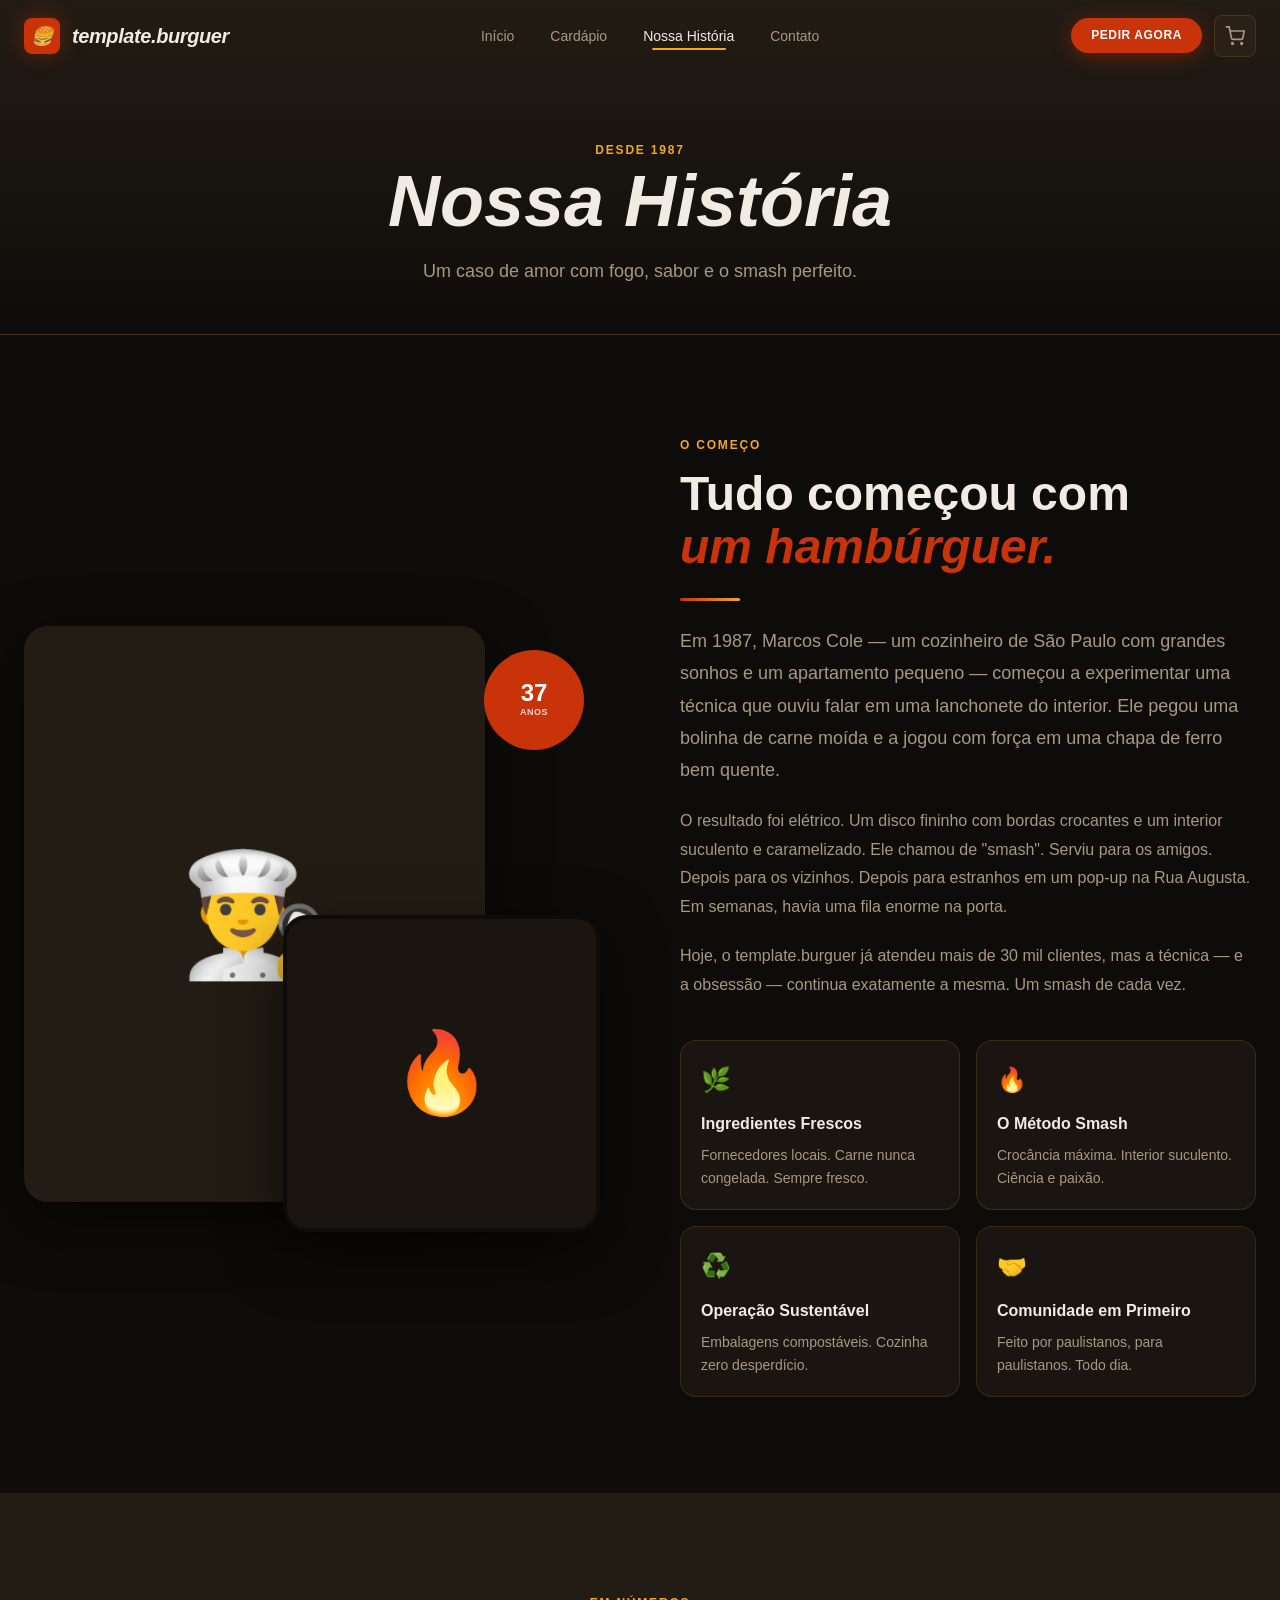
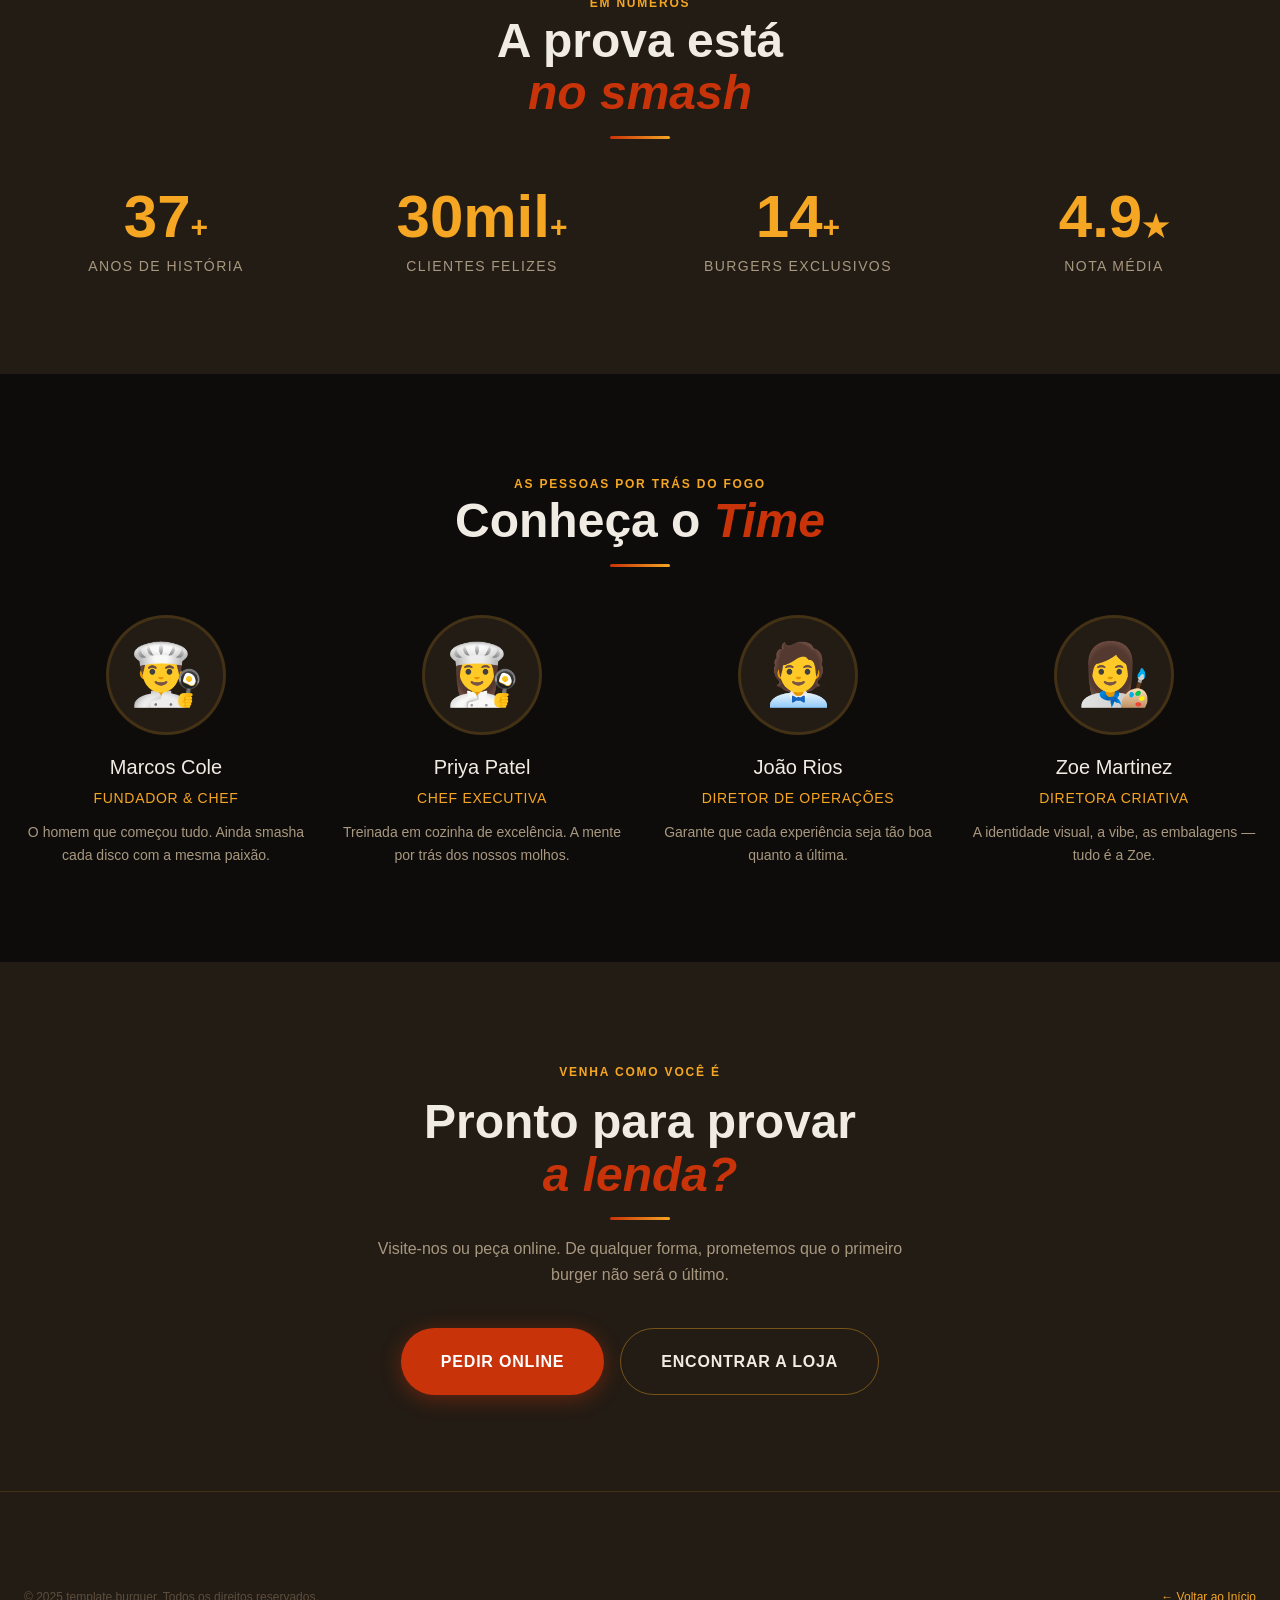
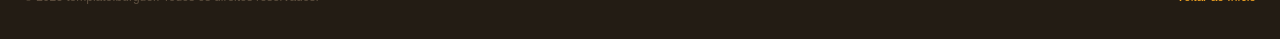
<file: pages/about.html>
<!DOCTYPE html>
<html lang="pt-BR">
<head>
  <meta charset="UTF-8"/>
  <meta name="viewport" content="width=device-width, initial-scale=1.0"/>
  <title>Nossa História — template.burguer</title>
  <meta name="description" content="A história por trás do template.burguer — hambúrgueres artesanais nascidos da paixão por sabores intensos."/>
  <link rel="preconnect" href="https://fonts.googleapis.com"/>
  <link rel="preconnect" href="https://fonts.gstatic.com" crossorigin/>
  <link rel="stylesheet" href="../css/tokens.css"/>
  <link rel="stylesheet" href="../css/global.css"/>
  <link rel="stylesheet" href="../css/navbar.css"/>
  <link rel="stylesheet" href="../css/components.css"/>

  <!-- Favicon -->
  <link rel="icon" type="image/png" href="../assets/img/favicon.png"/>

  <!-- Open Graph / Social Media -->
  <meta property="og:type" content="website"/>
  <meta property="og:url" content="https://smash-burger-restaurant.pages.dev/pages/about.html"/>
  <meta property="og:title" content="Nossa História — template.burguer"/>
  <meta property="og:description" content="A história por trás do template.burguer — hambúrgueres artesanais nascidos da paixão."/>
  <meta property="og:image" content="https://smash-burger-restaurant.pages.dev/assets/img/social-card.jpg"/>
</head>
<body>

<nav class="navbar navbar--transparent">
  <div class="container">
    <div class="navbar__inner">
      <a href="../index.html" class="navbar__logo">
        <div class="navbar__logo-icon">🍔</div>
        <span>template.burguer</span>
      </a>
      <ul class="navbar__links">
        <li><a href="../index.html"  class="navbar__link">Início</a></li>
        <li><a href="../menu.html"   class="navbar__link">Cardápio</a></li>
        <li><a href="about.html"     class="navbar__link active">Nossa História</a></li>
        <li><a href="contact.html"   class="navbar__link">Contato</a></li>
      </ul>
      <div class="navbar__actions">
        <a href="../menu.html" class="btn btn--primary btn--sm">Pedir Agora</a>
        <button class="navbar__cart" aria-label="Carrinho" onclick="location.href='cart.html'">
          <svg width="20" height="20" viewBox="0 0 24 24" fill="none" stroke="currentColor" stroke-width="2">
            <circle cx="9" cy="21" r="1"/><circle cx="20" cy="21" r="1"/>
            <path d="M1 1h4l2.68 13.39a2 2 0 0 0 2 1.61h9.72a2 2 0 0 0 2-1.61L23 6H6"/>
          </svg>
          <span class="navbar__cart-count">0</span>
        </button>
        <button class="navbar__menu-toggle" aria-label="Abrir menu"><span></span><span></span><span></span></button>
      </div>
    </div>
  </div>
</nav>
<div class="navbar__mobile-menu">
  <a href="../index.html" class="navbar__mobile-link">Início</a>
  <a href="../menu.html"  class="navbar__mobile-link">Cardápio</a>
  <a href="about.html"    class="navbar__mobile-link">Nossa História</a>
  <a href="contact.html"  class="navbar__mobile-link">Contato</a>
  <div class="navbar__mobile-cta"><a href="../menu.html" class="btn btn--primary btn--lg" style="width:100%;justify-content:center;">Pedir Agora →</a></div>
</div>

<header class="page-header">
  <div class="container">
    <span class="text-label">Desde 1987</span>
    <h1 class="page-header__title">Nossa <em>História</em></h1>
    <p class="page-header__desc">Um caso de amor com fogo, sabor e o smash perfeito.</p>
  </div>
</header>

<main>
<section class="section">
  <div class="container">
    <div class="about-grid">
      <div class="about__img-stack reveal">
        <div style="width:80%;background:var(--color-bg-3);border-radius:var(--radius-xl);aspect-ratio:4/5;display:flex;align-items:center;justify-content:center;font-size:120px;box-shadow:var(--shadow-lg);">👨‍🍳</div>
        <div style="position:absolute;bottom:-30px;right:0;width:55%;background:var(--color-bg-2);border:4px solid var(--color-bg);border-radius:var(--radius-xl);aspect-ratio:1;display:flex;align-items:center;justify-content:center;font-size:80px;box-shadow:var(--shadow-lg);">🔥</div>
        <div style="position:absolute;top:var(--space-6);right:var(--space-4);width:100px;height:100px;background:var(--color-primary);border-radius:50%;display:flex;flex-direction:column;align-items:center;justify-content:center;animation:spin 10s linear infinite;">
          <div style="font-size:var(--text-2xl);font-weight:900;color:#fff;line-height:1;">37</div>
          <div style="font-size:9px;font-weight:700;color:rgba(255,255,255,0.8);text-transform:uppercase;letter-spacing:0.05em;">Anos</div>
        </div>
      </div>
      <div class="reveal reveal-delay-2">
        <span class="text-label">O Começo</span>
        <h2 class="section-title" style="margin-top:var(--space-3);margin-bottom:var(--space-6);">Tudo começou com<br/><em style="color:var(--color-primary);font-style:italic;">um hambúrguer.</em></h2>
        <div class="divider"></div>
        <div style="display:flex;flex-direction:column;gap:var(--space-5);margin-top:var(--space-6);">
          <p style="color:var(--color-text-muted);line-height:1.8;font-size:var(--text-lg);">Em 1987, Marcos Cole — um cozinheiro de São Paulo com grandes sonhos e um apartamento pequeno — começou a experimentar uma técnica que ouviu falar em uma lanchonete do interior. Ele pegou uma bolinha de carne moída e a jogou com força em uma chapa de ferro bem quente.</p>
          <p style="color:var(--color-text-muted);line-height:1.8;">O resultado foi elétrico. Um disco fininho com bordas crocantes e um interior suculento e caramelizado. Ele chamou de "smash". Serviu para os amigos. Depois para os vizinhos. Depois para estranhos em um pop-up na Rua Augusta. Em semanas, havia uma fila enorme na porta.</p>
          <p style="color:var(--color-text-muted);line-height:1.8;">Hoje, o template.burguer já atendeu mais de 30 mil clientes, mas a técnica — e a obsessão — continua exatamente a mesma. Um smash de cada vez.</p>
        </div>
        <div class="about__values">
          <div class="about__value-card"><div class="about__value-icon">🌿</div><div class="about__value-title">Ingredientes Frescos</div><div class="about__value-desc">Fornecedores locais. Carne nunca congelada. Sempre fresco.</div></div>
          <div class="about__value-card"><div class="about__value-icon">🔥</div><div class="about__value-title">O Método Smash</div><div class="about__value-desc">Crocância máxima. Interior suculento. Ciência e paixão.</div></div>
          <div class="about__value-card"><div class="about__value-icon">♻️</div><div class="about__value-title">Operação Sustentável</div><div class="about__value-desc">Embalagens compostáveis. Cozinha zero desperdício.</div></div>
          <div class="about__value-card"><div class="about__value-icon">🤝</div><div class="about__value-title">Comunidade em Primeiro</div><div class="about__value-desc">Feito por paulistanos, para paulistanos. Todo dia.</div></div>
        </div>
      </div>
    </div>
  </div>
</section>

<section class="section section--alt">
  <div class="container">
    <div class="section-header section-header--center reveal">
      <span class="text-label">Em números</span>
      <h2 class="section-title">A prova está<br/><em style="font-style:italic;color:var(--color-primary);">no smash</em></h2>
      <div class="divider divider--center"></div>
    </div>
    <div class="grid grid-4" style="text-align:center;gap:var(--space-8);">
      <div class="reveal reveal-delay-1"><div style="font-family:var(--font-display);font-size:var(--text-6xl);font-weight:900;color:var(--color-accent);line-height:1;">37<span style="font-size:var(--text-3xl);">+</span></div><div style="color:var(--color-text-muted);font-size:var(--text-sm);text-transform:uppercase;letter-spacing:0.1em;margin-top:var(--space-2);">Anos de história</div></div>
      <div class="reveal reveal-delay-2"><div style="font-family:var(--font-display);font-size:var(--text-6xl);font-weight:900;color:var(--color-accent);line-height:1;">30mil<span style="font-size:var(--text-3xl);">+</span></div><div style="color:var(--color-text-muted);font-size:var(--text-sm);text-transform:uppercase;letter-spacing:0.1em;margin-top:var(--space-2);">Clientes felizes</div></div>
      <div class="reveal reveal-delay-3"><div style="font-family:var(--font-display);font-size:var(--text-6xl);font-weight:900;color:var(--color-accent);line-height:1;">14<span style="font-size:var(--text-3xl);">+</span></div><div style="color:var(--color-text-muted);font-size:var(--text-sm);text-transform:uppercase;letter-spacing:0.1em;margin-top:var(--space-2);">Burgers exclusivos</div></div>
      <div class="reveal reveal-delay-4"><div style="font-family:var(--font-display);font-size:var(--text-6xl);font-weight:900;color:var(--color-accent);line-height:1;">4.9<span style="font-size:var(--text-3xl);">★</span></div><div style="color:var(--color-text-muted);font-size:var(--text-sm);text-transform:uppercase;letter-spacing:0.1em;margin-top:var(--space-2);">Nota média</div></div>
    </div>
  </div>
</section>

<section class="section">
  <div class="container">
    <div class="section-header section-header--center reveal">
      <span class="text-label">As pessoas por trás do fogo</span>
      <h2 class="section-title">Conheça o <em style="font-style:italic;color:var(--color-primary);">Time</em></h2>
      <div class="divider divider--center"></div>
    </div>
    <div class="grid grid-4" style="gap:var(--space-8);">
      <div class="team-card reveal reveal-delay-1"><div class="team-card__img-wrap" style="display:flex;align-items:center;justify-content:center;font-size:60px;">👨‍🍳</div><div class="team-card__name">Marcos Cole</div><div class="team-card__role">Fundador & Chef</div><p style="margin-top:var(--space-3);font-size:var(--text-sm);color:var(--color-text-muted);">O homem que começou tudo. Ainda smasha cada disco com a mesma paixão.</p></div>
      <div class="team-card reveal reveal-delay-2"><div class="team-card__img-wrap" style="display:flex;align-items:center;justify-content:center;font-size:60px;">👩‍🍳</div><div class="team-card__name">Priya Patel</div><div class="team-card__role">Chef Executiva</div><p style="margin-top:var(--space-3);font-size:var(--text-sm);color:var(--color-text-muted);">Treinada em cozinha de excelência. A mente por trás dos nossos molhos.</p></div>
      <div class="team-card reveal reveal-delay-3"><div class="team-card__img-wrap" style="display:flex;align-items:center;justify-content:center;font-size:60px;">🧑‍💼</div><div class="team-card__name">João Rios</div><div class="team-card__role">Diretor de Operações</div><p style="margin-top:var(--space-3);font-size:var(--text-sm);color:var(--color-text-muted);">Garante que cada experiência seja tão boa quanto a última.</p></div>
      <div class="team-card reveal reveal-delay-4"><div class="team-card__img-wrap" style="display:flex;align-items:center;justify-content:center;font-size:60px;">👩‍🎨</div><div class="team-card__name">Zoe Martinez</div><div class="team-card__role">Diretora Criativa</div><p style="margin-top:var(--space-3);font-size:var(--text-sm);color:var(--color-text-muted);">A identidade visual, a vibe, as embalagens — tudo é a Zoe.</p></div>
    </div>
  </div>
</section>

<section class="section section--alt" style="text-align:center;">
  <div class="container reveal" style="max-width:600px;margin:0 auto;">
    <span class="text-label">Venha como você é</span>
    <h2 class="section-title" style="margin-top:var(--space-3);">Pronto para provar<br/><em style="font-style:italic;color:var(--color-primary);">a lenda?</em></h2>
    <div class="divider divider--center"></div>
    <p style="color:var(--color-text-muted);margin-bottom:var(--space-10);">Visite-nos ou peça online. De qualquer forma, prometemos que o primeiro burger não será o último.</p>
    <div style="display:flex;gap:var(--space-4);justify-content:center;flex-wrap:wrap;">
      <a href="../menu.html" class="btn btn--primary btn--lg">Pedir Online</a>
      <a href="contact.html" class="btn btn--outline btn--lg">Encontrar a Loja</a>
    </div>
  </div>
</section>
</main>

<footer class="footer">
  <div class="container">
    <div class="footer__bottom" style="padding-block:var(--space-8);">
      <span>© 2025 template.burguer. Todos os direitos reservados.</span>
      <a href="../index.html" style="color:var(--color-accent);">← Voltar ao Início</a>
    </div>
  </div>
</footer>
<script src="../js/app.js"></script>
</body>
</html>
</file>
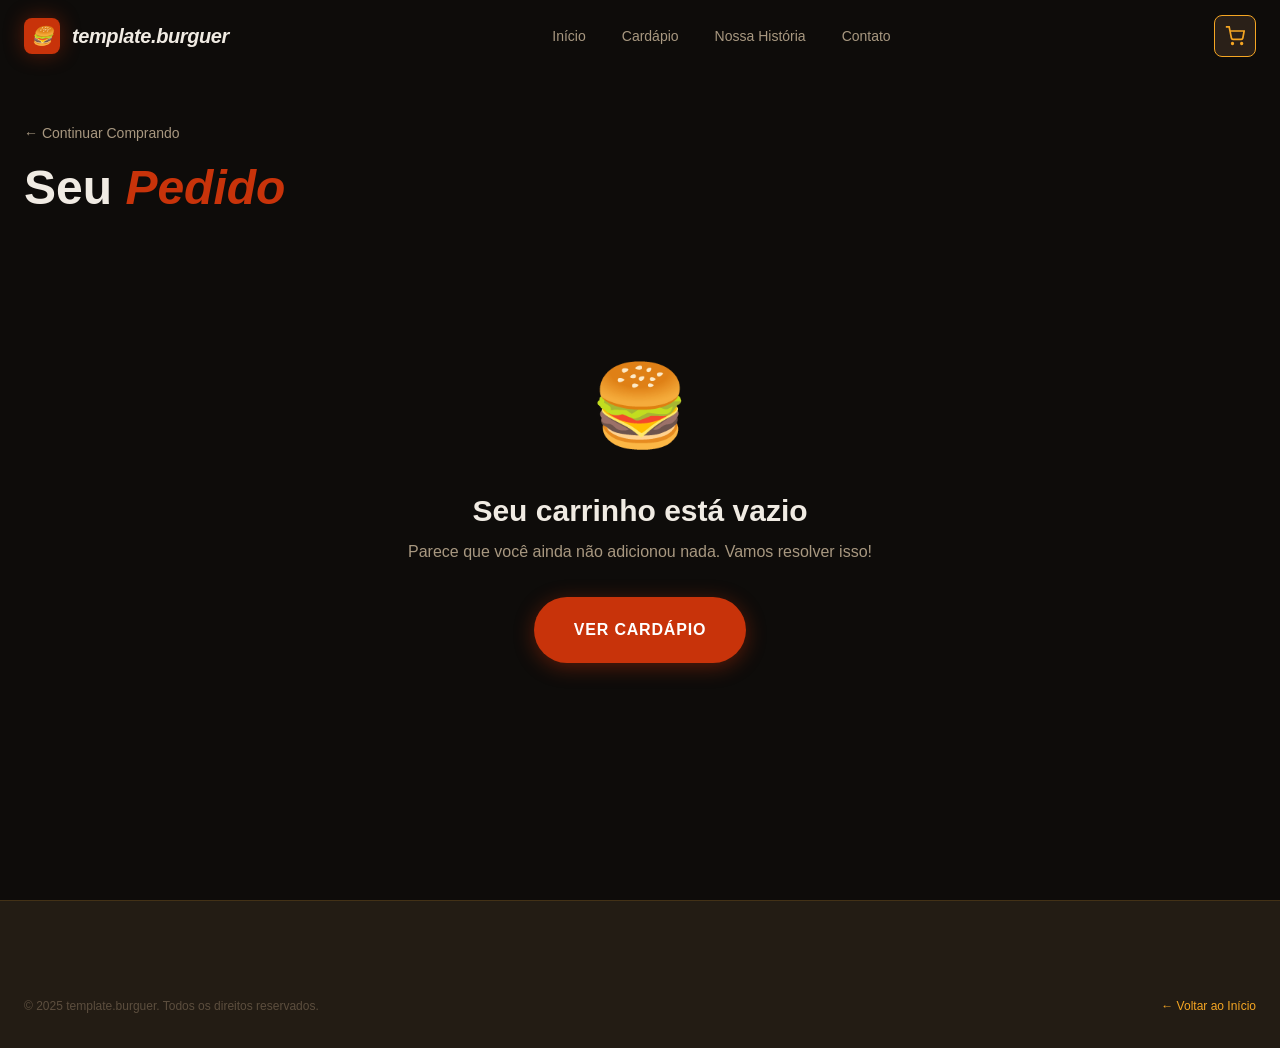
<file: pages/cart.html>
<!DOCTYPE html>
<html lang="pt-BR">
<head>
  <meta charset="UTF-8"/>
  <meta name="viewport" content="width=device-width, initial-scale=1.0"/>
  <title>Carrinho — template.burguer</title>
  <link rel="preconnect" href="https://fonts.googleapis.com"/>
  <link rel="preconnect" href="https://fonts.gstatic.com" crossorigin/>
  <link rel="stylesheet" href="../css/tokens.css"/>
  <link rel="stylesheet" href="../css/global.css"/>
  <link rel="stylesheet" href="../css/navbar.css"/>
  <link rel="stylesheet" href="../css/components.css"/>

  <!-- Favicon -->
  <link rel="icon" type="image/png" href="../assets/img/favicon.png"/>

  <!-- Open Graph / Social Media -->
  <meta property="og:type" content="website"/>
  <meta property="og:url" content="https://smash-burger-restaurant.pages.dev/pages/cart.html"/>
  <meta property="og:title" content="Carrinho — template.burguer"/>
  <meta property="og:description" content="Seu pedido está quase pronto. Finalize agora."/>
  <meta property="og:image" content="https://smash-burger-restaurant.pages.dev/assets/img/social-card.jpg"/>
</head>
<body>

<nav class="navbar navbar--scrolled">
  <div class="container">
    <div class="navbar__inner">
      <a href="../index.html" class="navbar__logo">
        <div class="navbar__logo-icon">🍔</div>
        <span>template.burguer</span>
      </a>
      <ul class="navbar__links">
        <li><a href="../index.html" class="navbar__link">Início</a></li>
        <li><a href="../menu.html"  class="navbar__link">Cardápio</a></li>
        <li><a href="about.html"    class="navbar__link">Nossa História</a></li>
        <li><a href="contact.html"  class="navbar__link">Contato</a></li>
      </ul>
      <div class="navbar__actions">
        <button class="navbar__cart" aria-label="Carrinho" style="border-color:var(--color-accent);">
          <svg width="20" height="20" viewBox="0 0 24 24" fill="none" stroke="currentColor" stroke-width="2" style="color:var(--color-accent);">
            <circle cx="9" cy="21" r="1"/><circle cx="20" cy="21" r="1"/>
            <path d="M1 1h4l2.68 13.39a2 2 0 0 0 2 1.61h9.72a2 2 0 0 0 2-1.61L23 6H6"/>
          </svg>
          <span class="navbar__cart-count has-items" id="contador-nav">0</span>
        </button>
        <button class="navbar__menu-toggle" aria-label="Abrir menu"><span></span><span></span><span></span></button>
      </div>
    </div>
  </div>
</nav>
<div class="navbar__mobile-menu">
  <a href="../index.html" class="navbar__mobile-link">Início</a>
  <a href="../menu.html"  class="navbar__mobile-link">Cardápio</a>
  <a href="about.html"    class="navbar__mobile-link">Nossa História</a>
  <div class="navbar__mobile-cta"><a href="../menu.html" class="btn btn--primary btn--lg" style="width:100%;justify-content:center;">Adicionar Mais Itens →</a></div>
</div>

<main class="cart-page">
  <div class="container">
    <div style="margin-bottom:var(--space-8);">
      <a href="../menu.html" style="color:var(--color-text-muted);font-size:var(--text-sm);display:inline-flex;align-items:center;gap:var(--space-2);transition:color 0.2s;" onmouseover="this.style.color='var(--color-accent)'" onmouseout="this.style.color='var(--color-text-muted)'">
        ← Continuar Comprando
      </a>
      <h1 style="font-family:var(--font-display);font-size:clamp(var(--text-3xl),5vw,var(--text-5xl));margin-top:var(--space-4);">
        Seu <em style="color:var(--color-primary);font-style:italic;">Pedido</em>
      </h1>
    </div>

    <!-- Carrinho vazio -->
    <div class="cart-empty" id="carrinho-vazio" style="display:none;">
      <div class="cart-empty__icon">🍔</div>
      <h2 class="cart-empty__title">Seu carrinho está vazio</h2>
      <p class="cart-empty__desc">Parece que você ainda não adicionou nada. Vamos resolver isso!</p>
      <a href="../menu.html" class="btn btn--primary btn--lg">Ver Cardápio</a>
    </div>

    <!-- Layout do carrinho -->
    <div class="cart-grid" id="layout-carrinho">

      <!-- Itens -->
      <div>
        <div class="cart-items" id="lista-itens"></div>
        <div style="margin-top:var(--space-6);padding:var(--space-5);background:var(--color-bg-2);border:1px dashed var(--color-border);border-radius:var(--radius-xl);text-align:center;">
          <p style="color:var(--color-text-muted);font-size:var(--text-sm);margin-bottom:var(--space-3);">Quer adicionar mais?</p>
          <a href="../menu.html" class="btn btn--outline btn--sm">+ Ver Cardápio</a>
        </div>
      </div>

      <!-- Resumo do Pedido -->
      <div class="order-summary" id="resumo-pedido">
        <h2 class="order-summary__title">Resumo do Pedido</h2>
        <div class="order-summary__line"><span>Subtotal</span><span id="resumo-subtotal">R$0,00</span></div>
        <div class="order-summary__line"><span>Entrega</span><span id="resumo-entrega">R$4,99</span></div>
        <div class="order-summary__line"><span>Taxas (8%)</span><span id="resumo-taxa">R$0,00</span></div>
        <div class="order-summary__line order-summary__line--total"><span>Total</span><span id="resumo-total">R$0,00</span></div>

        <!-- Cupom -->
        <div class="promo-input">
          <input type="text" class="form-input" id="cupom" placeholder="Código de cupom" aria-label="Código de cupom"/>
          <button class="btn btn--outline btn--sm" onclick="aplicarCupom()">Aplicar</button>
        </div>

        <!-- Frete grátis -->
        <div id="banner-frete-gratis" style="background:rgba(34,197,94,0.1);border:1px solid rgba(34,197,94,0.3);border-radius:var(--radius-lg);padding:var(--space-3) var(--space-4);font-size:var(--text-sm);color:#4ADE80;margin-bottom:var(--space-6);display:none;">
          🎉 Você ganhou <strong>frete grátis!</strong>
        </div>
        <div id="progresso-frete" style="margin-bottom:var(--space-6);font-size:var(--text-sm);color:var(--color-text-muted);">
          Adicione mais <strong id="faltando-frete" style="color:var(--color-accent);"></strong> para frete grátis
        </div>

        <button class="btn btn--primary btn--lg" style="width:100%;justify-content:center;" onclick="handleCheckout()">
          Finalizar Pedido →
        </button>

        <div style="text-align:center;margin-top:var(--space-4);">
          <div style="font-size:var(--text-xs);color:var(--color-text-faint);">🔒 Pagamento seguro · SSL criptografado</div>
        </div>

        <div style="display:flex;justify-content:center;gap:var(--space-2);margin-top:var(--space-4);">
          <span style="background:var(--color-surface);border:1px solid var(--color-border);border-radius:var(--radius-sm);padding:var(--space-1) var(--space-3);font-size:var(--text-xs);color:var(--color-text-muted);">VISA</span>
          <span style="background:var(--color-surface);border:1px solid var(--color-border);border-radius:var(--radius-sm);padding:var(--space-1) var(--space-3);font-size:var(--text-xs);color:var(--color-text-muted);">MC</span>
          <span style="background:var(--color-surface);border:1px solid var(--color-border);border-radius:var(--radius-sm);padding:var(--space-1) var(--space-3);font-size:var(--text-xs);color:var(--color-text-muted);">AMEX</span>
          <span style="background:var(--color-surface);border:1px solid var(--color-border);border-radius:var(--radius-sm);padding:var(--space-1) var(--space-3);font-size:var(--text-xs);color:var(--color-text-muted);">PIX</span>
        </div>
      </div>

    </div>
  </div>
</main>

<footer class="footer">
  <div class="container">
    <div class="footer__bottom" style="padding-block:var(--space-8);">
      <span>© 2025 template.burguer. Todos os direitos reservados.</span>
      <a href="../index.html" style="color:var(--color-accent);">← Voltar ao Início</a>
    </div>
  </div>
</footer>

<script src="../js/app.js"></script>
<script>
const { currencySymbol, deliveryFee, freeDeliveryThreshold, taxRate } = SITE_CONFIG;

function renderizarCarrinho() {
  const itens = Cart.getItems();
  const lista = document.getElementById("lista-itens");
  const vazio = document.getElementById("carrinho-vazio");
  const layout = document.getElementById("layout-carrinho");

  if (itens.length === 0) {
    vazio.style.display = "block";
    layout.style.display = "none";
    return;
  }
  vazio.style.display = "none";
  layout.style.display = "grid";

  lista.innerHTML = itens.map(item => `
    <div class="cart-item">
      <div class="cart-item__img" style="display:flex;align-items:center;justify-content:center;font-size:50px;background:var(--color-bg-3);">
        ${item.imgPlaceholder || "🍔"}
      </div>
      <div class="cart-item__info">
        <div class="cart-item__name">${item.name}</div>
        <div class="cart-item__options">${item.option || "Padrão"}</div>
        <div class="cart-item__price">${currencySymbol}${(item.price * item.qty).toFixed(2)}</div>
      </div>
      <div style="display:flex;flex-direction:column;align-items:flex-end;gap:var(--space-3);">
        <button class="cart-item__remove" onclick="removerItem(${item.id}, '${item.option}')" aria-label="Remover ${item.name}">×</button>
        <div class="qty-selector">
          <button class="qty-selector__btn" onclick="alterarQtd(${item.id}, '${item.option}', ${item.qty - 1})">−</button>
          <span class="qty-selector__val">${item.qty}</span>
          <button class="qty-selector__btn" onclick="alterarQtd(${item.id}, '${item.option}', ${item.qty + 1})">+</button>
        </div>
      </div>
    </div>
  `).join("");

  atualizarResumo(itens);
}

function atualizarResumo(itens) {
  const subtotal = Cart.getTotal();
  const taxa = subtotal * taxRate;
  const entrega = subtotal >= freeDeliveryThreshold ? 0 : deliveryFee;
  const total = subtotal + taxa + entrega;

  document.getElementById("resumo-subtotal").textContent = `${currencySymbol}${subtotal.toFixed(2)}`;
  document.getElementById("resumo-taxa").textContent = `${currencySymbol}${taxa.toFixed(2)}`;
  document.getElementById("resumo-entrega").textContent = entrega === 0 ? "GRÁTIS" : `${currencySymbol}${entrega.toFixed(2)}`;
  document.getElementById("resumo-total").textContent = `${currencySymbol}${total.toFixed(2)}`;

  const banner = document.getElementById("banner-frete-gratis");
  const progresso = document.getElementById("progresso-frete");
  const faltando = document.getElementById("faltando-frete");

  if (subtotal >= freeDeliveryThreshold) {
    banner.style.display = "block";
    progresso.style.display = "none";
  } else {
    banner.style.display = "none";
    progresso.style.display = "block";
    faltando.textContent = `${currencySymbol}${(freeDeliveryThreshold - subtotal).toFixed(2)}`;
  }

  const nav = document.getElementById("contador-nav");
  if (nav) nav.textContent = Cart.getCount();
}

function removerItem(id, opcao) { Cart.remove(id, opcao); renderizarCarrinho(); }
function alterarQtd(id, opcao, qtd) { Cart.updateQty(id, opcao, qtd); renderizarCarrinho(); }

function aplicarCupom() {
  const codigo = document.getElementById("cupom").value.trim().toUpperCase();
  if (codigo === "SMASH10") { showToast("Cupom aplicado! 10% de desconto 🎉"); }
  else { showToast("Código de cupom inválido.", "error"); }
}

function handleCheckout() {
  if (Cart.getItems().length === 0) { showToast("Adicione itens ao carrinho primeiro!", "error"); return; }
  showToast("Checkout em breve! 🚀");
}

document.addEventListener("cart:updated", renderizarCarrinho);
document.addEventListener("DOMContentLoaded", renderizarCarrinho);
</script>
</body>
</html>
</file>
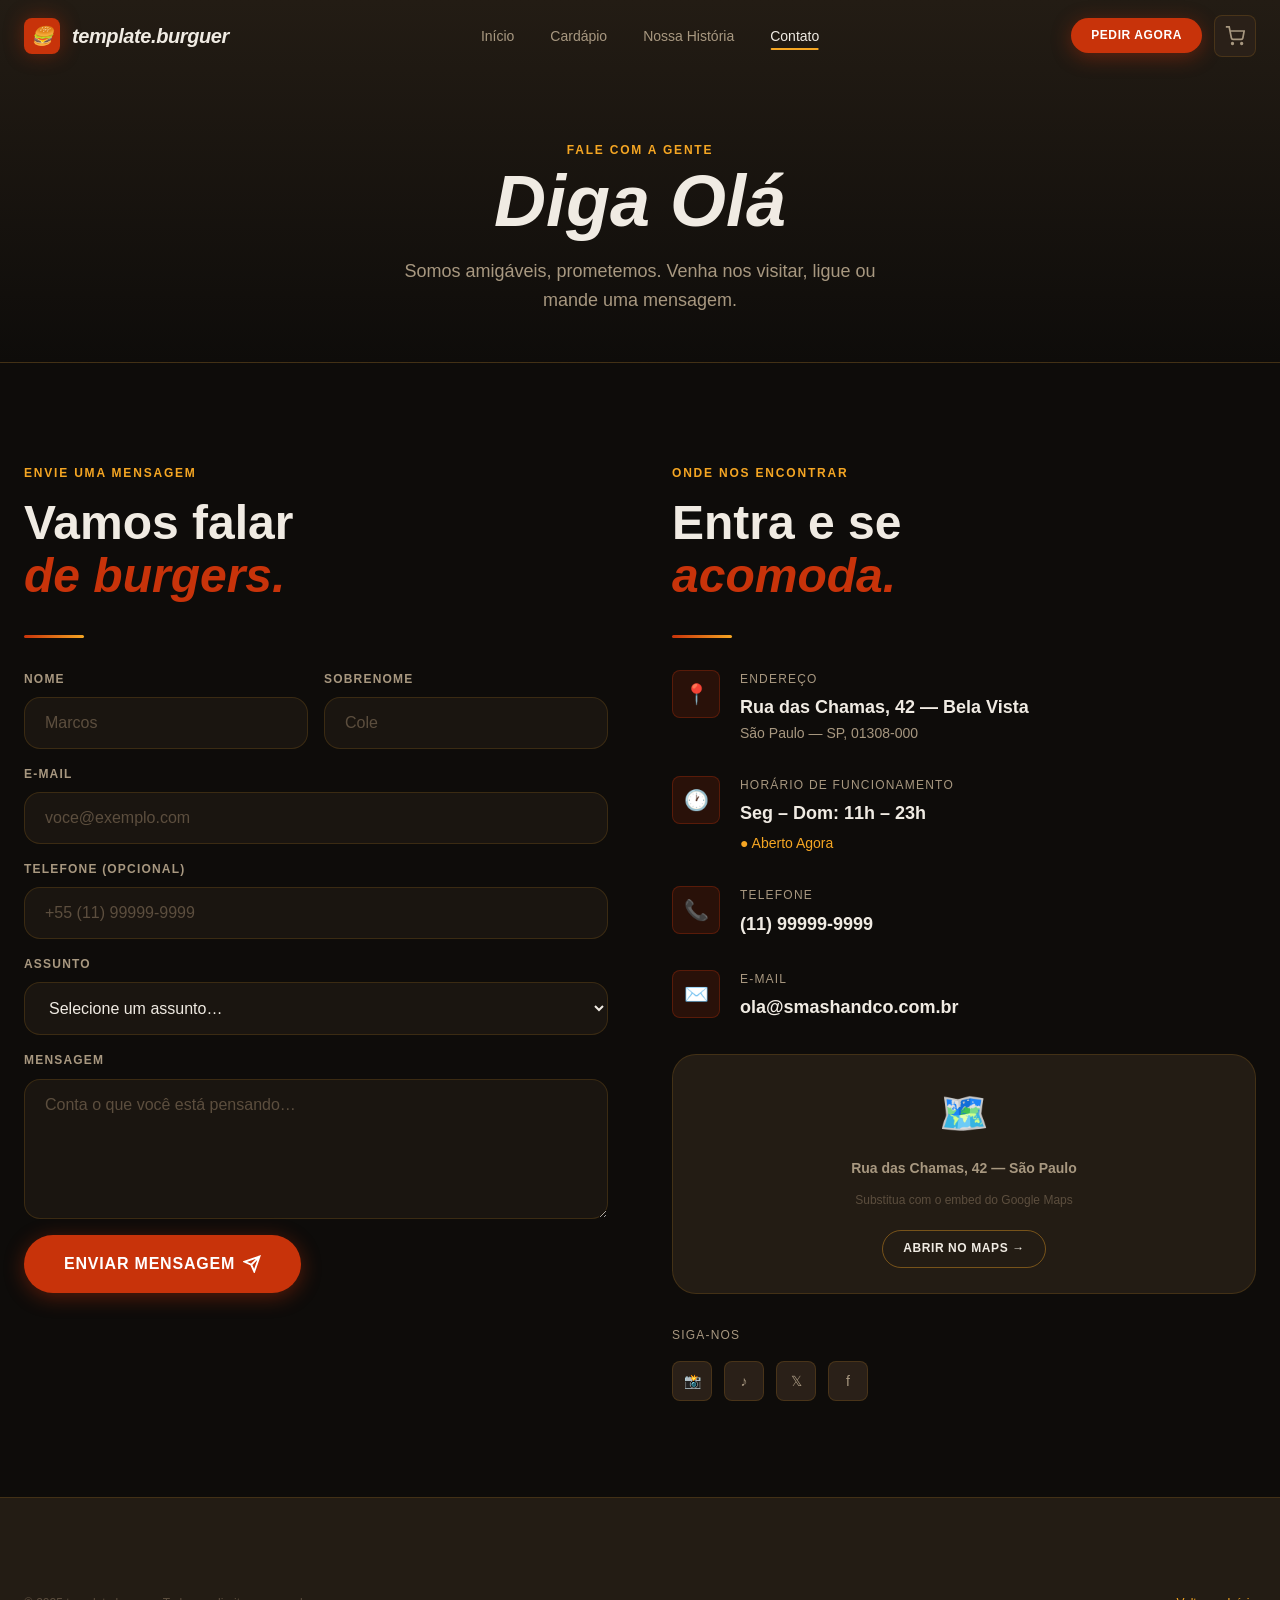
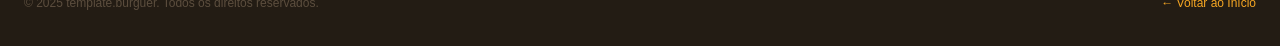
<file: pages/contact.html>
<!DOCTYPE html>
<html lang="pt-BR">
<head>
  <meta charset="UTF-8"/>
  <meta name="viewport" content="width=device-width, initial-scale=1.0"/>
  <title>Contato — template.burguer</title>
  <meta name="description" content="Fale com o template.burguer. Encontre nossa localização, horários e envie uma mensagem."/>
  <link rel="preconnect" href="https://fonts.googleapis.com"/>
  <link rel="preconnect" href="https://fonts.gstatic.com" crossorigin/>
  <link rel="stylesheet" href="../css/tokens.css"/>
  <link rel="stylesheet" href="../css/global.css"/>
  <link rel="stylesheet" href="../css/navbar.css"/>
  <link rel="stylesheet" href="../css/components.css"/>

  <!-- Favicon -->
  <link rel="icon" type="image/png" href="../assets/img/favicon.png"/>

  <!-- Open Graph / Social Media -->
  <meta property="og:type" content="website"/>
  <meta property="og:url" content="https://smash-burger-restaurant.pages.dev/pages/contact.html"/>
  <meta property="og:title" content="Contato — template.burguer"/>
  <meta property="og:description" content="Fale com o template.burguer. Encontre nossa localização e horários."/>
  <meta property="og:image" content="https://smash-burger-restaurant.pages.dev/assets/img/social-card.jpg"/>
</head>
<body>

<nav class="navbar navbar--transparent">
  <div class="container">
    <div class="navbar__inner">
      <a href="../index.html" class="navbar__logo">
        <div class="navbar__logo-icon">🍔</div>
        <span>template.burguer</span>
      </a>
      <ul class="navbar__links">
        <li><a href="../index.html" class="navbar__link">Início</a></li>
        <li><a href="../menu.html"  class="navbar__link">Cardápio</a></li>
        <li><a href="about.html"    class="navbar__link">Nossa História</a></li>
        <li><a href="contact.html"  class="navbar__link active">Contato</a></li>
      </ul>
      <div class="navbar__actions">
        <a href="../menu.html" class="btn btn--primary btn--sm">Pedir Agora</a>
        <button class="navbar__cart" aria-label="Carrinho" onclick="location.href='cart.html'">
          <svg width="20" height="20" viewBox="0 0 24 24" fill="none" stroke="currentColor" stroke-width="2">
            <circle cx="9" cy="21" r="1"/><circle cx="20" cy="21" r="1"/>
            <path d="M1 1h4l2.68 13.39a2 2 0 0 0 2 1.61h9.72a2 2 0 0 0 2-1.61L23 6H6"/>
          </svg>
          <span class="navbar__cart-count">0</span>
        </button>
        <button class="navbar__menu-toggle" aria-label="Abrir menu"><span></span><span></span><span></span></button>
      </div>
    </div>
  </div>
</nav>
<div class="navbar__mobile-menu">
  <a href="../index.html" class="navbar__mobile-link">Início</a>
  <a href="../menu.html"  class="navbar__mobile-link">Cardápio</a>
  <a href="about.html"    class="navbar__mobile-link">Nossa História</a>
  <a href="contact.html"  class="navbar__mobile-link">Contato</a>
  <div class="navbar__mobile-cta"><a href="../menu.html" class="btn btn--primary btn--lg" style="width:100%;justify-content:center;">Pedir Agora →</a></div>
</div>

<header class="page-header">
  <div class="container">
    <span class="text-label">Fale com a gente</span>
    <h1 class="page-header__title">Diga <em>Olá</em></h1>
    <p class="page-header__desc">Somos amigáveis, prometemos. Venha nos visitar, ligue ou mande uma mensagem.</p>
  </div>
</header>

<main>
<section class="section">
  <div class="container">
    <div class="contact-grid">

      <!-- FORMULÁRIO -->
      <div class="reveal">
        <span class="text-label">Envie uma mensagem</span>
        <h2 class="section-title" style="margin-top:var(--space-3);margin-bottom:var(--space-8);">Vamos falar<br/><em style="color:var(--color-primary);font-style:italic;">de burgers.</em></h2>
        <div class="divider"></div>

        <form class="contact-form" id="formulario-contato" onsubmit="handleEnvio(event)" style="margin-top:var(--space-8);" novalidate>
          <div style="display:grid;grid-template-columns:1fr 1fr;gap:var(--space-4);">
            <div class="form-group">
              <label class="form-label" for="nome">Nome</label>
              <input type="text" id="nome" name="nome" class="form-input" placeholder="Marcos" required autocomplete="given-name"/>
            </div>
            <div class="form-group">
              <label class="form-label" for="sobrenome">Sobrenome</label>
              <input type="text" id="sobrenome" name="sobrenome" class="form-input" placeholder="Cole" required autocomplete="family-name"/>
            </div>
          </div>
          <div class="form-group">
            <label class="form-label" for="email">E-mail</label>
            <input type="email" id="email" name="email" class="form-input" placeholder="voce@exemplo.com" required autocomplete="email"/>
          </div>
          <div class="form-group">
            <label class="form-label" for="telefone">Telefone (opcional)</label>
            <input type="tel" id="telefone" name="telefone" class="form-input" placeholder="+55 (11) 99999-9999" autocomplete="tel"/>
          </div>
          <div class="form-group">
            <label class="form-label" for="assunto">Assunto</label>
            <select id="assunto" name="assunto" class="form-input" required>
              <option value="" disabled selected>Selecione um assunto…</option>
              <option value="feedback">Feedback / Avaliação</option>
              <option value="pedido">Problema com Pedido</option>
              <option value="catering">Buffet / Evento</option>
              <option value="franquia">Franquia</option>
              <option value="imprensa">Imprensa / Mídia</option>
              <option value="outro">Outro</option>
            </select>
          </div>
          <div class="form-group">
            <label class="form-label" for="mensagem">Mensagem</label>
            <textarea id="mensagem" name="mensagem" class="form-input" placeholder="Conta o que você está pensando…" required minlength="20"></textarea>
          </div>
          <button type="submit" class="btn btn--primary btn--lg" style="align-self:flex-start;">
            Enviar Mensagem
            <svg width="18" height="18" viewBox="0 0 24 24" fill="none" stroke="currentColor" stroke-width="2.5"><path d="M22 2L11 13M22 2l-7 20-4-9-9-4 20-7z"/></svg>
          </button>
        </form>
      </div>

      <!-- INFO DE CONTATO -->
      <div class="reveal reveal-delay-2">
        <span class="text-label">Onde nos encontrar</span>
        <h2 class="section-title" style="margin-top:var(--space-3);margin-bottom:var(--space-8);">Entra e se<br/><em style="color:var(--color-primary);font-style:italic;">acomoda.</em></h2>
        <div class="divider"></div>

        <div class="contact-info" style="margin-top:var(--space-8);">
          <div class="contact-info-item">
            <div class="contact-info-icon">📍</div>
            <div>
              <div class="contact-info-label">Endereço</div>
              <div class="contact-info-value">Rua das Chamas, 42 — Bela Vista</div>
              <div style="color:var(--color-text-muted);font-size:var(--text-sm);">São Paulo — SP, 01308-000</div>
            </div>
          </div>
          <div class="contact-info-item">
            <div class="contact-info-icon">🕐</div>
            <div>
              <div class="contact-info-label">Horário de Funcionamento</div>
              <div class="contact-info-value">Seg – Dom: 11h – 23h</div>
              <div style="color:var(--color-accent);font-size:var(--text-sm);margin-top:var(--space-1);">● Aberto Agora</div>
            </div>
          </div>
          <div class="contact-info-item">
            <div class="contact-info-icon">📞</div>
            <div>
              <div class="contact-info-label">Telefone</div>
              <div class="contact-info-value"><a href="tel:+5511999999999" style="color:inherit;transition:color 0.2s;" onmouseover="this.style.color='var(--color-accent)'" onmouseout="this.style.color='inherit'">(11) 99999-9999</a></div>
            </div>
          </div>
          <div class="contact-info-item">
            <div class="contact-info-icon">✉️</div>
            <div>
              <div class="contact-info-label">E-mail</div>
              <div class="contact-info-value"><a href="mailto:ola@smashandco.com.br" style="color:inherit;transition:color 0.2s;" onmouseover="this.style.color='var(--color-accent)'" onmouseout="this.style.color='inherit'">ola@smashandco.com.br</a></div>
            </div>
          </div>
        </div>

        <!-- Mapa -->
        <div class="map-container" style="height:240px;margin-top:var(--space-8);flex-direction:column;gap:var(--space-3);">
          <div style="font-size:40px;">🗺️</div>
          <div style="font-weight:600;">Rua das Chamas, 42 — São Paulo</div>
          <div style="font-size:var(--text-xs);color:var(--color-text-faint);">Substitua com o embed do Google Maps</div>
          <a href="https://maps.google.com" target="_blank" rel="noopener" class="btn btn--outline btn--sm" style="margin-top:var(--space-2);">Abrir no Maps →</a>
        </div>

        <div style="margin-top:var(--space-8);">
          <div class="contact-info-label" style="margin-bottom:var(--space-4);">Siga-nos</div>
          <div style="display:flex;gap:var(--space-3);">
            <a href="#" class="footer__social" aria-label="Instagram">📸</a>
            <a href="#" class="footer__social" aria-label="TikTok">♪</a>
            <a href="#" class="footer__social" aria-label="Twitter">𝕏</a>
            <a href="#" class="footer__social" aria-label="Facebook">f</a>
          </div>
        </div>
      </div>
    </div>
  </div>
</section>
</main>

<footer class="footer">
  <div class="container">
    <div class="footer__bottom" style="padding-block:var(--space-8);">
      <span>© 2025 template.burguer. Todos os direitos reservados.</span>
      <a href="../index.html" style="color:var(--color-accent);">← Voltar ao Início</a>
    </div>
  </div>
</footer>

<script src="../js/app.js"></script>
<script>
function handleEnvio(e) {
  e.preventDefault();
  const form = e.target;
  const btn = form.querySelector("button[type=submit]");
  const obrigatorios = form.querySelectorAll("[required]");
  let valido = true;
  obrigatorios.forEach(el => {
    if (!el.value.trim()) { el.style.borderColor = "var(--color-primary)"; valido = false; }
    else { el.style.borderColor = ""; }
  });
  if (!valido) { showToast("Por favor, preencha todos os campos obrigatórios.", "error"); return; }
  btn.textContent = "Enviando…";
  btn.disabled = true;
  setTimeout(() => {
    showToast("Mensagem enviada! Retornaremos em breve 🎉");
    form.reset();
    btn.textContent = "Enviar Mensagem";
    btn.disabled = false;
  }, 1500);
}
</script>
</body>
</html>
</file>
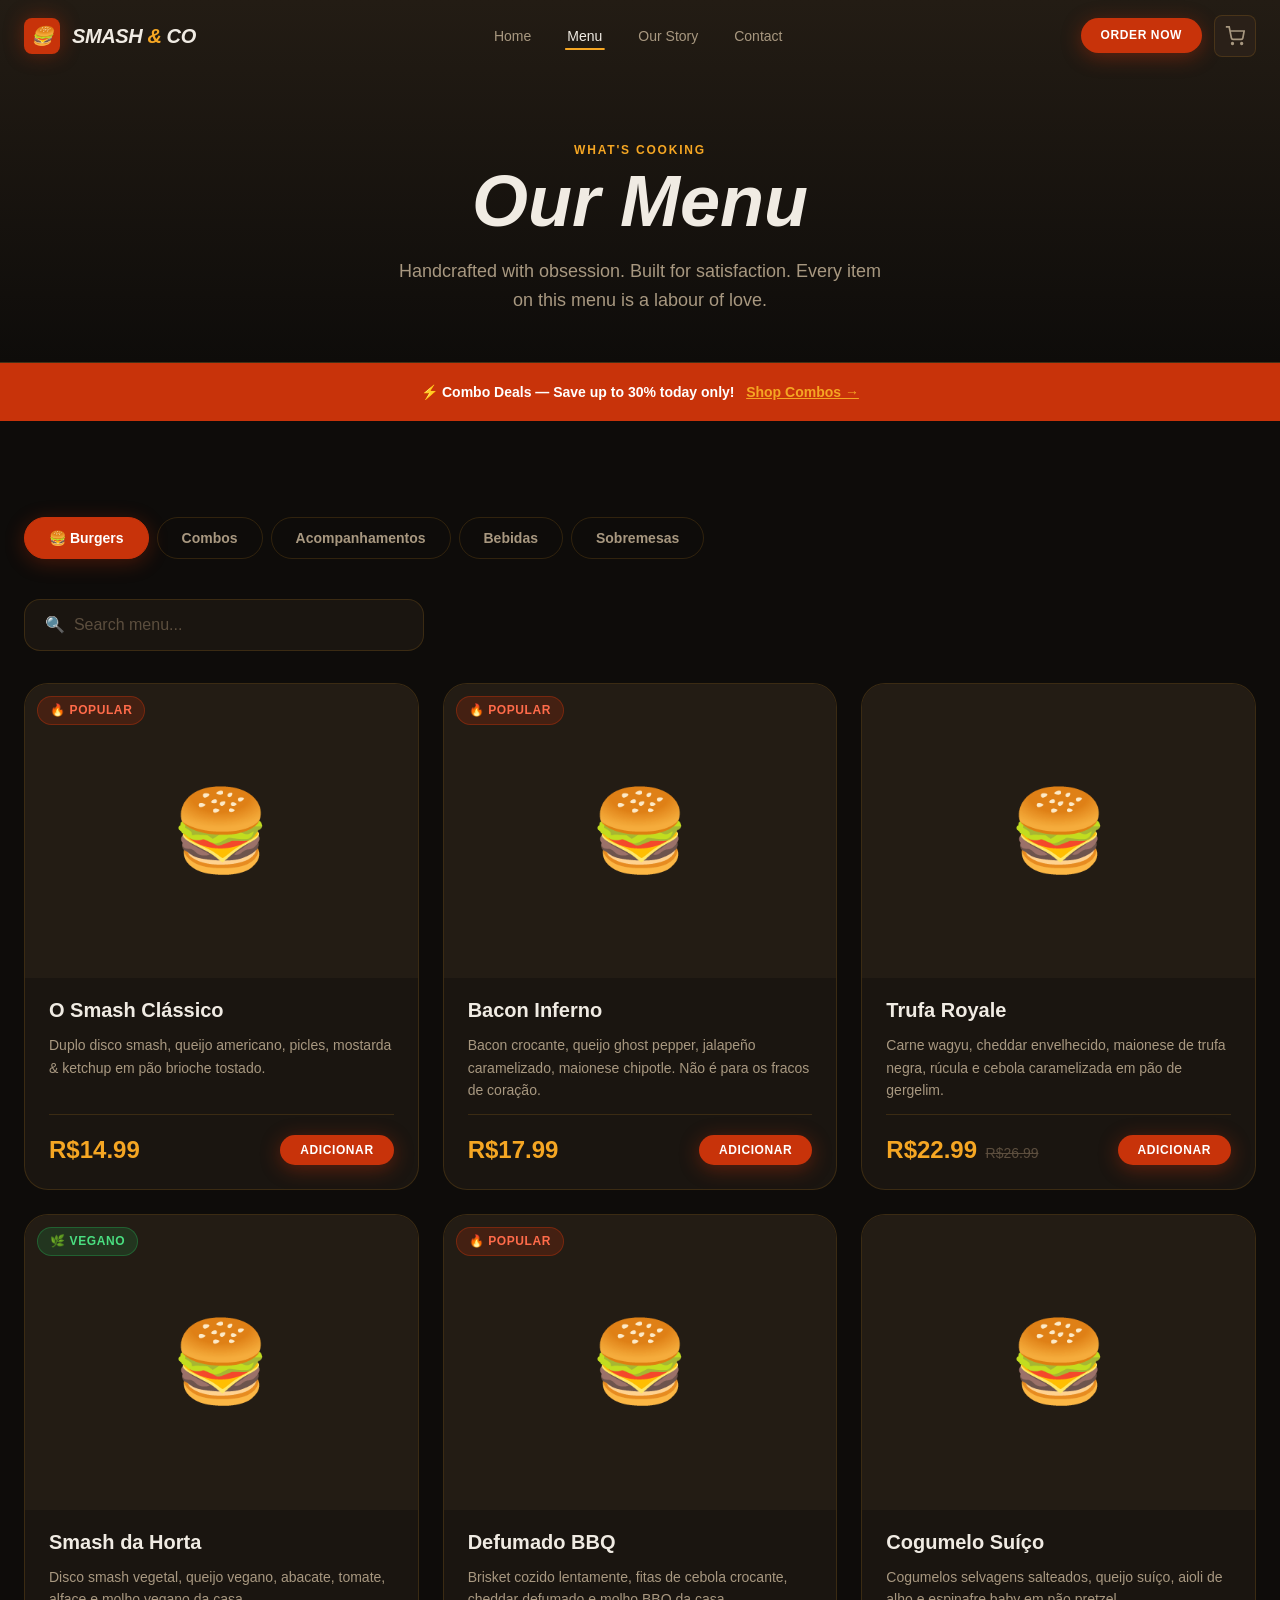
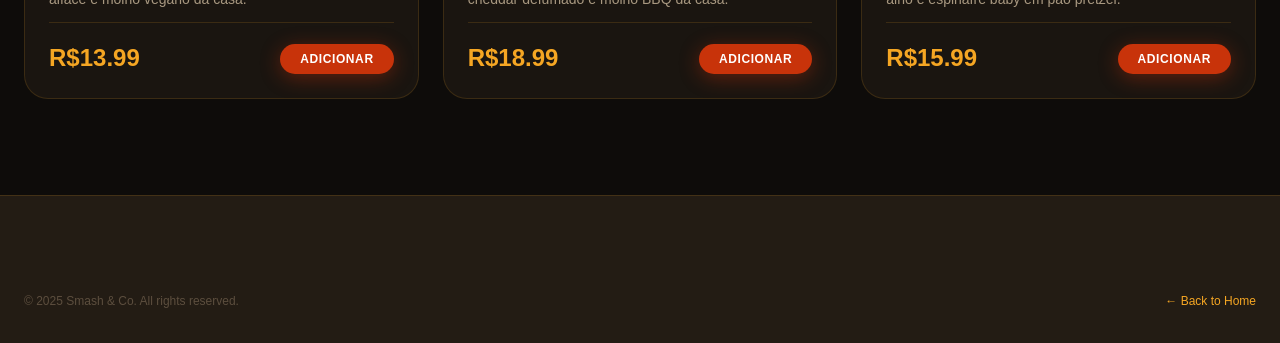
<file: pages/menu.html>
<!DOCTYPE html>
<html lang="en">
<head>
  <meta charset="UTF-8"/>
  <meta name="viewport" content="width=device-width, initial-scale=1.0"/>
  <title>Menu — Smash & Co</title>
  <meta name="description" content="Explore our full menu of handcrafted smash burgers, combos, sides, drinks, and desserts."/>
  <link rel="preconnect" href="https://fonts.googleapis.com"/>
  <link rel="preconnect" href="https://fonts.gstatic.com" crossorigin/>
  <link href="https://fonts.googleapis.com/css2?family=Playfair+Display:ital,wght@0,700;0,900;1,700;1,900&family=DM+Sans:wght@400;500;600;700&display=swap" rel="stylesheet"/>
  <link rel="stylesheet" href="../css/tokens.css"/>
  <link rel="stylesheet" href="../css/global.css"/>
  <link rel="stylesheet" href="../css/navbar.css"/>
  <link rel="stylesheet" href="../css/components.css"/>
</head>
<body>

<!-- NAVBAR -->
<nav class="navbar navbar--transparent">
  <div class="container">
    <div class="navbar__inner">
      <a href="../index.html" class="navbar__logo">
        <div class="navbar__logo-icon">🍔</div>
        <span>SMASH&nbsp;<em style="color:var(--color-accent);">&</em>&nbsp;CO</span>
      </a>
      <ul class="navbar__links">
        <li><a href="../index.html"   class="navbar__link">Home</a></li>
        <li><a href="../menu.html"    class="navbar__link active">Menu</a></li>
        <li><a href="about.html"   class="navbar__link">Our Story</a></li>
        <li><a href="contact.html" class="navbar__link">Contact</a></li>
      </ul>
      <div class="navbar__actions">
        <a href="cart.html" class="btn btn--primary btn--sm">Order Now</a>
        <button class="navbar__cart" aria-label="Cart">
          <svg width="20" height="20" viewBox="0 0 24 24" fill="none" stroke="currentColor" stroke-width="2">
            <circle cx="9" cy="21" r="1"/><circle cx="20" cy="21" r="1"/>
            <path d="M1 1h4l2.68 13.39a2 2 0 0 0 2 1.61h9.72a2 2 0 0 0 2-1.61L23 6H6"/>
          </svg>
          <span class="navbar__cart-count">0</span>
        </button>
        <button class="navbar__menu-toggle" aria-label="Toggle menu">
          <span></span><span></span><span></span>
        </button>
      </div>
    </div>
  </div>
</nav>
<div class="navbar__mobile-menu">
  <a href="../index.html"   class="navbar__mobile-link">Home</a>
  <a href="../menu.html"    class="navbar__mobile-link">Menu</a>
  <a href="about.html"   class="navbar__mobile-link">Our Story</a>
  <a href="contact.html" class="navbar__mobile-link">Contact</a>
  <div class="navbar__mobile-cta"><a href="cart.html" class="btn btn--primary btn--lg" style="width:100%;justify-content:center;">View Cart →</a></div>
</div>

<!-- PAGE HEADER -->
<header class="page-header">
  <div class="container">
    <span class="text-label">What's cooking</span>
    <h1 class="page-header__title">Our <em>Menu</em></h1>
    <p class="page-header__desc">Handcrafted with obsession. Built for satisfaction. Every item on this menu is a labour of love.</p>
  </div>
</header>

<!-- PROMO BANNER (compact) -->
<div style="background:var(--color-primary);padding:var(--space-4) 0;text-align:center;">
  <div class="container">
    <span style="font-size:var(--text-sm);font-weight:600;color:#fff;">
      ⚡ Combo Deals — Save up to 30% today only! &nbsp;
      <a href="#combos" style="color:var(--color-accent);text-decoration:underline;">Shop Combos →</a>
    </span>
  </div>
</div>

<!-- MENU SECTION -->
<main>
<section class="section">
  <div class="container">

    <!-- Category Tabs -->
    <div class="menu-tabs reveal" role="tablist" aria-label="Menu categories" id="category-tabs">
      <!-- Rendered by JS -->
    </div>

    <!-- Search -->
    <div class="reveal" style="margin-bottom:var(--space-8);max-width:400px;">
      <input
        type="search"
        class="form-input"
        id="menu-search"
        placeholder="🔍  Search menu..."
        aria-label="Search menu items"
        oninput="handleMenuSearch(this.value)"
      />
    </div>

    <!-- Menu Grid -->
    <div class="grid grid-3" id="menu-grid">
      <!-- Rendered by JS -->
    </div>

    <!-- Empty State -->
    <div id="menu-empty" style="display:none;text-align:center;padding:var(--space-24) 0;">
      <div style="font-size:60px;margin-bottom:var(--space-4);">🔍</div>
      <h3 style="font-family:var(--font-display);font-size:var(--text-2xl);margin-bottom:var(--space-3);">No results found</h3>
      <p style="color:var(--color-text-muted);">Try a different search term or browse another category.</p>
    </div>

  </div>
</section>
</main>

<!-- FOOTER (simplified) -->
<footer class="footer">
  <div class="container">
    <div class="footer__bottom" style="padding-block:var(--space-8);">
      <span>© 2025 Smash & Co. All rights reserved.</span>
      <a href="../index.html" style="color:var(--color-accent);">← Back to Home</a>
    </div>
  </div>
</footer>

<script src="../js/app.js"></script>
<script>
let activeCategory = "burgers";

document.addEventListener("DOMContentLoaded", () => {
  renderCategoryTabs();
  renderMenuItems("burgers");

  // Hash-based deep linking
  const hash = window.location.hash.replace("#", "");
  if (hash && MENU_DATA.categories.find(c => c.id === hash)) {
    setCategory(hash);
  }
});

function renderCategoryTabs() {
  const container = document.getElementById("category-tabs");
  container.innerHTML = MENU_DATA.categories.map(cat => `
    <button
      class="menu-tab ${cat.id === activeCategory ? 'active' : ''}"
      onclick="setCategory('${cat.id}')"
      role="tab"
      aria-selected="${cat.id === activeCategory}"
      aria-controls="menu-grid"
    >
      ${cat.icon} ${cat.label}
    </button>
  `).join("");
}

function setCategory(id) {
  activeCategory = id;
  renderCategoryTabs();
  document.getElementById("menu-search").value = "";
  renderMenuItems(id);
  history.replaceState(null, null, `#${id}`);
}

function renderMenuItems(category, filter = "") {
  const grid = document.getElementById("menu-grid");
  const empty = document.getElementById("menu-empty");

  let items = MENU_DATA.items.filter(i => i.category === category);
  if (filter) {
    const q = filter.toLowerCase();
    items = MENU_DATA.items.filter(i =>
      i.name.toLowerCase().includes(q) ||
      (i.description || "").toLowerCase().includes(q)
    );
  }

  if (items.length === 0) {
    grid.innerHTML = "";
    empty.style.display = "block";
  } else {
    empty.style.display = "none";
    grid.innerHTML = items.map(item => renderProductCard(item)).join("");
    // Re-observe new elements
    document.querySelectorAll(".reveal:not(.visible)").forEach(el => {
      setTimeout(() => el.classList.add("visible"), 50);
    });
  }
}

function handleMenuSearch(value) {
  renderMenuItems(activeCategory, value);
  // When searching, search across all categories
  if (value) {
    const grid = document.getElementById("menu-grid");
    const empty = document.getElementById("menu-empty");
    const q = value.toLowerCase();
    const items = MENU_DATA.items.filter(i =>
      i.name.toLowerCase().includes(q) || (i.description || "").toLowerCase().includes(q)
    );
    if (items.length === 0) {
      grid.innerHTML = "";
      empty.style.display = "block";
    } else {
      empty.style.display = "none";
      grid.innerHTML = items.map(item => renderProductCard(item)).join("");
    }
  }
}
</script>
</body>
</html>
</file>
<file: css/tokens.css>
/* ============================================================
   DESIGN TOKENS — Edit here to rebrand for any food business
   ============================================================ */
:root {
  /* Brand Colors */
  --color-primary:     #C8330A;   /* Chili Red */
  --color-primary-dark:#9E2808;
  --color-accent:      #F5A623;   /* Golden Yellow */
  --color-accent-dark: #D4871A;
  --color-bg:          #0E0C0A;   /* Near Black */
  --color-bg-2:        #1A1510;   /* Card BG */
  --color-bg-3:        #231C14;   /* Section Alt */
  --color-surface:     #2A2018;   /* Elevated */
  --color-text:        #F0EBE3;   /* Warm White */
  --color-text-muted:  #A89880;
  --color-text-faint:  #5C4E3E;
  --color-border:      rgba(245,166,35,0.15);
  --color-border-hover:rgba(245,166,35,0.4);

  /* Typography */
  --font-display: -apple-system, BlinkMacSystemFont, "Segoe UI", Roboto, Helvetica, Arial, sans-serif;
  --font-body:    -apple-system, BlinkMacSystemFont, "Segoe UI", Roboto, Helvetica, Arial, sans-serif;
  --font-mono:    SFMono-Regular, Consolas, 'Liberation Mono', Menlo, monospace;

  /* Scale */
  --text-xs:   0.75rem;
  --text-sm:   0.875rem;
  --text-base: 1rem;
  --text-lg:   1.125rem;
  --text-xl:   1.25rem;
  --text-2xl:  1.5rem;
  --text-3xl:  1.875rem;
  --text-4xl:  2.25rem;
  --text-5xl:  3rem;
  --text-6xl:  3.75rem;
  --text-7xl:  4.5rem;
  --text-8xl:  6rem;

  /* Spacing */
  --space-1:  0.25rem;
  --space-2:  0.5rem;
  --space-3:  0.75rem;
  --space-4:  1rem;
  --space-5:  1.25rem;
  --space-6:  1.5rem;
  --space-8:  2rem;
  --space-10: 2.5rem;
  --space-12: 3rem;
  --space-16: 4rem;
  --space-20: 5rem;
  --space-24: 6rem;
  --space-32: 8rem;

  /* Radius */
  --radius-sm:   4px;
  --radius-md:   8px;
  --radius-lg:   16px;
  --radius-xl:   24px;
  --radius-full: 9999px;

  /* Shadows */
  --shadow-glow:   0 0 40px rgba(200,51,10,0.3);
  --shadow-accent: 0 0 30px rgba(245,166,35,0.2);
  --shadow-card:   0 8px 40px rgba(0,0,0,0.5);
  --shadow-lg:     0 20px 60px rgba(0,0,0,0.6);

  /* Transitions */
  --ease-out:    cubic-bezier(0.16, 1, 0.3, 1);
  --ease-in-out: cubic-bezier(0.4, 0, 0.2, 1);
  --duration-fast:   150ms;
  --duration-base:   300ms;
  --duration-slow:   500ms;
  --duration-slower: 800ms;

  /* Layout */
  --max-width:    1280px;
  --nav-height:   72px;
  --section-pad:  var(--space-24);
}

/* ============================================================
   BUSINESS CONFIG — Change these for a different restaurant
   ============================================================
   --brand-name: "FLAME & CO";
   --brand-tagline: "Fired up since 1987";
   etc. (used via JS data-config attribute)
*/
</file>
<file: css/global.css>
/* ============================================================
   RESET & BASE
   ============================================================ */
*, *::before, *::after {
  box-sizing: border-box;
  margin: 0;
  padding: 0;
}

html {
  font-size: 16px;
  scroll-behavior: smooth;
  -webkit-font-smoothing: antialiased;
  -moz-osx-font-smoothing: grayscale;
}

body {
  font-family: var(--font-body);
  background-color: var(--color-bg);
  color: var(--color-text);
  line-height: 1.6;
  overflow-x: hidden;
}

img {
  max-width: 100%;
  height: auto;
  display: block;
}

a {
  color: inherit;
  text-decoration: none;
}

ul, ol { list-style: none; }

button {
  font-family: inherit;
  cursor: pointer;
  border: none;
  background: none;
}

input, textarea, select {
  font-family: inherit;
  font-size: inherit;
}

h1, h2, h3, h4, h5, h6 {
  font-family: var(--font-display);
  line-height: 1.1;
  font-weight: 700;
}

/* ============================================================
   TYPOGRAPHY UTILITIES
   ============================================================ */
.text-display {
  font-family: var(--font-display);
  font-style: italic;
}

.text-label {
  font-family: var(--font-body);
  font-size: var(--text-xs);
  font-weight: 600;
  letter-spacing: 0.15em;
  text-transform: uppercase;
  color: var(--color-accent);
}

.text-muted { color: var(--color-text-muted); }
.text-faint  { color: var(--color-text-faint); }
.text-primary { color: var(--color-primary); }
.text-accent  { color: var(--color-accent); }

/* ============================================================
   LAYOUT UTILITIES
   ============================================================ */
.container {
  width: 100%;
  max-width: var(--max-width);
  margin-inline: auto;
  padding-inline: var(--space-6);
}

.section {
  padding-block: var(--section-pad);
}

.section--alt {
  background-color: var(--color-bg-3);
}

.grid {
  display: grid;
  gap: var(--space-6);
}

.grid-2 { grid-template-columns: repeat(2, 1fr); }
.grid-3 { grid-template-columns: repeat(3, 1fr); }
.grid-4 { grid-template-columns: repeat(4, 1fr); }

.flex { display: flex; }
.flex-col { flex-direction: column; }
.items-center { align-items: center; }
.justify-between { justify-content: space-between; }
.justify-center { justify-content: center; }
.gap-4 { gap: var(--space-4); }
.gap-6 { gap: var(--space-6); }
.gap-8 { gap: var(--space-8); }

/* ============================================================
   BUTTONS — REUSABLE COMPONENT
   ============================================================ */
.btn {
  display: inline-flex;
  align-items: center;
  gap: var(--space-2);
  padding: var(--space-4) var(--space-8);
  border-radius: var(--radius-full);
  font-size: var(--text-sm);
  font-weight: 700;
  letter-spacing: 0.05em;
  text-transform: uppercase;
  transition: all var(--duration-base) var(--ease-out);
  position: relative;
  overflow: hidden;
  cursor: pointer;
  white-space: nowrap;
}

.btn::before {
  content: '';
  position: absolute;
  inset: 0;
  background: rgba(255,255,255,0.1);
  opacity: 0;
  transition: opacity var(--duration-fast);
}

.btn:hover::before { opacity: 1; }

.btn--primary {
  background: var(--color-primary);
  color: #fff;
  box-shadow: 0 4px 20px rgba(200,51,10,0.4);
}

.btn--primary:hover {
  background: var(--color-primary-dark);
  transform: translateY(-2px);
  box-shadow: 0 8px 30px rgba(200,51,10,0.5);
}

.btn--accent {
  background: var(--color-accent);
  color: var(--color-bg);
  box-shadow: 0 4px 20px rgba(245,166,35,0.3);
}

.btn--accent:hover {
  background: var(--color-accent-dark);
  transform: translateY(-2px);
}

.btn--outline {
  background: transparent;
  color: var(--color-text);
  border: 1.5px solid var(--color-border-hover);
}

.btn--outline:hover {
  border-color: var(--color-accent);
  color: var(--color-accent);
  transform: translateY(-2px);
}

.btn--ghost {
  background: transparent;
  color: var(--color-text-muted);
  padding-inline: var(--space-4);
}

.btn--ghost:hover { color: var(--color-text); }

.btn--sm {
  padding: var(--space-2) var(--space-5);
  font-size: var(--text-xs);
}

.btn--lg {
  padding: var(--space-5) var(--space-10);
  font-size: var(--text-base);
}

/* ============================================================
   BADGE / TAG COMPONENT
   ============================================================ */
.badge {
  display: inline-flex;
  align-items: center;
  gap: var(--space-1);
  padding: var(--space-1) var(--space-3);
  border-radius: var(--radius-full);
  font-size: var(--text-xs);
  font-weight: 700;
  letter-spacing: 0.05em;
  text-transform: uppercase;
}

.badge--hot {
  background: rgba(200,51,10,0.2);
  color: #FF6B4A;
  border: 1px solid rgba(200,51,10,0.4);
}

.badge--new {
  background: rgba(245,166,35,0.15);
  color: var(--color-accent);
  border: 1px solid rgba(245,166,35,0.3);
}

.badge--veg {
  background: rgba(34,197,94,0.15);
  color: #4ADE80;
  border: 1px solid rgba(34,197,94,0.3);
}

.badge--spicy {
  background: rgba(239,68,68,0.15);
  color: #F87171;
  border: 1px solid rgba(239,68,68,0.3);
}

/* ============================================================
   DIVIDER
   ============================================================ */
.divider {
  width: 60px;
  height: 3px;
  background: linear-gradient(90deg, var(--color-primary), var(--color-accent));
  border-radius: var(--radius-full);
  margin-block: var(--space-4);
}

.divider--center { margin-inline: auto; }

/* ============================================================
   SECTION HEADER UTILITY
   ============================================================ */
.section-header {
  margin-bottom: var(--space-12);
}

.section-header--center {
  text-align: center;
}

.section-header--center .divider { margin-inline: auto; }

.section-title {
  font-size: clamp(var(--text-3xl), 5vw, var(--text-5xl));
  color: var(--color-text);
  margin-bottom: var(--space-4);
}

.section-subtitle {
  font-size: var(--text-lg);
  color: var(--color-text-muted);
  max-width: 560px;
  line-height: 1.7;
}

.section-header--center .section-subtitle { margin-inline: auto; }

/* ============================================================
   CARD BASE — Extended in components
   ============================================================ */
.card {
  background: var(--color-bg-2);
  border: 1px solid var(--color-border);
  border-radius: var(--radius-xl);
  overflow: hidden;
  transition: all var(--duration-base) var(--ease-out);
}

.card:hover {
  border-color: var(--color-border-hover);
  box-shadow: var(--shadow-card);
  transform: translateY(-4px);
}

/* ============================================================
   NOISE TEXTURE OVERLAY
   ============================================================ */
.noise-overlay {
  position: relative;
}

.noise-overlay::after {
  content: '';
  position: absolute;
  inset: 0;
  opacity: 0.04;
  pointer-events: none;
  background-image: url("data:image/svg+xml,%3Csvg viewBox='0 0 256 256' xmlns='http://www.w3.org/2000/svg'%3E%3Cfilter id='n'%3E%3CfeTurbulence type='fractalNoise' baseFrequency='0.9' numOctaves='4'/%3E%3C/filter%3E%3Crect width='100%25' height='100%25' filter='url(%23n)'/%3E%3C/svg%3E");
  background-size: 256px;
}

/* ============================================================
   SCROLL ANIMATIONS
   ============================================================ */
.reveal {
  opacity: 0;
  transform: translateY(30px);
  transition: opacity var(--duration-slower) var(--ease-out),
              transform var(--duration-slower) var(--ease-out);
}

.reveal.visible {
  opacity: 1;
  transform: translateY(0);
}

.reveal-delay-1 { transition-delay: 100ms; }
.reveal-delay-2 { transition-delay: 200ms; }
.reveal-delay-3 { transition-delay: 300ms; }
.reveal-delay-4 { transition-delay: 400ms; }
.reveal-delay-5 { transition-delay: 500ms; }

/* ============================================================
   CUSTOM SCROLLBAR
   ============================================================ */
::-webkit-scrollbar { width: 6px; }
::-webkit-scrollbar-track { background: var(--color-bg); }
::-webkit-scrollbar-thumb {
  background: var(--color-primary);
  border-radius: 3px;
}

/* ============================================================
   SELECTION
   ============================================================ */
::selection {
  background: var(--color-primary);
  color: #fff;
}

/* ============================================================
   RESPONSIVE BREAKPOINTS
   ============================================================ */
@media (max-width: 1024px) {
  .grid-4 { grid-template-columns: repeat(2, 1fr); }
  .grid-3 { grid-template-columns: repeat(2, 1fr); }
}

@media (max-width: 768px) {
  :root { --section-pad: var(--space-16); }
  .grid-4,
  .grid-3,
  .grid-2 { grid-template-columns: 1fr; }
  .container { padding-inline: var(--space-4); }
}
</file>
<file: css/navbar.css>
/* ============================================================
   NAVBAR COMPONENT
   Reusable across all pages. Sticky with scroll effect.
   ============================================================ */

.navbar {
  position: fixed;
  top: 0;
  left: 0;
  right: 0;
  z-index: 1000;
  height: var(--nav-height);
  display: flex;
  align-items: center;
  transition: all var(--duration-base) var(--ease-out);
}

/* Transparent on top */
.navbar--transparent {
  background: transparent;
  border-bottom: 1px solid transparent;
}

/* Scrolled state */
.navbar--scrolled {
  background: rgba(14, 12, 10, 0.92);
  backdrop-filter: blur(20px);
  -webkit-backdrop-filter: blur(20px);
  border-bottom: 1px solid var(--color-border);
  box-shadow: 0 4px 30px rgba(0,0,0,0.3);
}

.navbar__inner {
  display: flex;
  align-items: center;
  justify-content: space-between;
  width: 100%;
}

/* Logo */
.navbar__logo {
  display: flex;
  align-items: center;
  gap: var(--space-3);
  font-family: var(--font-display);
  font-size: var(--text-xl);
  font-weight: 900;
  font-style: italic;
  letter-spacing: -0.02em;
  color: var(--color-text);
  transition: color var(--duration-fast);
}

.navbar__logo:hover { color: var(--color-accent); }

.navbar__logo-icon {
  width: 36px;
  height: 36px;
  background: var(--color-primary);
  border-radius: var(--radius-md);
  display: flex;
  align-items: center;
  justify-content: center;
  font-size: var(--text-lg);
  line-height: 1;
  box-shadow: 0 0 20px rgba(200,51,10,0.4);
}

/* Nav Links */
.navbar__links {
  display: flex;
  align-items: center;
  gap: var(--space-1);
}

.navbar__link {
  font-size: var(--text-sm);
  font-weight: 500;
  color: var(--color-text-muted);
  padding: var(--space-2) var(--space-4);
  border-radius: var(--radius-md);
  transition: all var(--duration-fast);
  position: relative;
}

.navbar__link::after {
  content: '';
  position: absolute;
  bottom: 2px;
  left: 50%;
  width: 0;
  height: 2px;
  background: var(--color-accent);
  border-radius: var(--radius-full);
  transform: translateX(-50%);
  transition: width var(--duration-base) var(--ease-out);
}

.navbar__link:hover,
.navbar__link.active {
  color: var(--color-text);
}

.navbar__link:hover::after,
.navbar__link.active::after {
  width: 60%;
}

/* Right Actions */
.navbar__actions {
  display: flex;
  align-items: center;
  gap: var(--space-3);
}

/* Cart Icon */
.navbar__cart {
  position: relative;
  width: 42px;
  height: 42px;
  border-radius: var(--radius-md);
  background: var(--color-surface);
  border: 1px solid var(--color-border);
  display: flex;
  align-items: center;
  justify-content: center;
  color: var(--color-text-muted);
  transition: all var(--duration-fast);
  cursor: pointer;
}

.navbar__cart:hover {
  border-color: var(--color-accent);
  color: var(--color-accent);
}

.navbar__cart-count {
  position: absolute;
  top: -6px;
  right: -6px;
  width: 18px;
  height: 18px;
  background: var(--color-primary);
  color: #fff;
  font-size: 10px;
  font-weight: 700;
  border-radius: var(--radius-full);
  display: flex;
  align-items: center;
  justify-content: center;
  border: 2px solid var(--color-bg);
  opacity: 0;
  transform: scale(0);
  transition: all var(--duration-base) var(--ease-out);
}

.navbar__cart-count.has-items {
  opacity: 1;
  transform: scale(1);
}

/* Hamburger Menu (Mobile) */
.navbar__menu-toggle {
  display: none;
  flex-direction: column;
  gap: 5px;
  width: 42px;
  height: 42px;
  align-items: center;
  justify-content: center;
  border-radius: var(--radius-md);
  background: var(--color-surface);
  border: 1px solid var(--color-border);
  cursor: pointer;
  transition: all var(--duration-fast);
}

.navbar__menu-toggle:hover { border-color: var(--color-accent); }

.navbar__menu-toggle span {
  display: block;
  width: 20px;
  height: 2px;
  background: var(--color-text);
  border-radius: 1px;
  transition: all var(--duration-base) var(--ease-out);
}

/* Hamburger → X */
.navbar__menu-toggle.open span:nth-child(1) {
  transform: translateY(7px) rotate(45deg);
}
.navbar__menu-toggle.open span:nth-child(2) { opacity: 0; }
.navbar__menu-toggle.open span:nth-child(3) {
  transform: translateY(-7px) rotate(-45deg);
}

/* Mobile Drawer */
.navbar__mobile-menu {
  position: fixed;
  top: var(--nav-height);
  left: 0;
  right: 0;
  bottom: 0;
  background: var(--color-bg);
  display: flex;
  flex-direction: column;
  padding: var(--space-8);
  gap: var(--space-2);
  transform: translateX(100%);
  transition: transform var(--duration-slow) var(--ease-out);
  z-index: 999;
  border-top: 1px solid var(--color-border);
}

.navbar__mobile-menu.open { transform: translateX(0); }

.navbar__mobile-link {
  font-family: var(--font-display);
  font-size: var(--text-3xl);
  font-style: italic;
  color: var(--color-text-muted);
  padding: var(--space-4) 0;
  border-bottom: 1px solid var(--color-border);
  transition: color var(--duration-fast);
}

.navbar__mobile-link:hover { color: var(--color-accent); }

.navbar__mobile-cta {
  margin-top: var(--space-8);
}

/* ============================================================
   RESPONSIVE
   ============================================================ */
@media (max-width: 900px) {
  .navbar__links { display: none; }
  .navbar__menu-toggle { display: flex; }
}

@media (max-width: 640px) {
  .navbar__actions .btn { display: none; }
}
</file>
<file: css/components.css>
/* ============================================================
   HERO SECTION
   ============================================================ */
.hero {
  min-height: 100vh;
  display: flex;
  align-items: center;
  position: relative;
  overflow: hidden;
  padding-top: var(--nav-height);
}

.hero__bg {
  position: absolute;
  inset: 0;
  background:
    radial-gradient(ellipse 60% 70% at 70% 50%, rgba(200,51,10,0.18) 0%, transparent 60%),
    radial-gradient(ellipse 40% 50% at 30% 80%, rgba(245,166,35,0.08) 0%, transparent 50%),
    var(--color-bg);
}

.hero__bg-pattern {
  position: absolute;
  inset: 0;
  background-image:
    linear-gradient(var(--color-border) 1px, transparent 1px),
    linear-gradient(90deg, var(--color-border) 1px, transparent 1px);
  background-size: 60px 60px;
  opacity: 0.3;
  mask-image: radial-gradient(ellipse at center, black 0%, transparent 70%);
}

.hero__content {
  position: relative;
  z-index: 2;
  max-width: 700px;
}

.hero__eyebrow {
  display: flex;
  align-items: center;
  gap: var(--space-3);
  margin-bottom: var(--space-6);
  opacity: 0;
  animation: fadeSlideUp 0.8s var(--ease-out) 0.1s forwards;
}

.hero__eyebrow-line {
  width: 40px;
  height: 2px;
  background: var(--color-accent);
}

.hero__title {
  font-size: clamp(var(--text-5xl), 9vw, var(--text-8xl));
  line-height: 1;
  letter-spacing: -0.02em;
  margin-bottom: var(--space-6);
  opacity: 0;
  animation: fadeSlideUp 0.8s var(--ease-out) 0.2s forwards;
}

.hero__title em {
  font-style: italic;
  color: var(--color-primary);
  display: block;
}

.hero__title span {
  display: block;
  color: var(--color-accent);
  -webkit-text-stroke: 1px var(--color-accent);
  color: transparent;
}

.hero__desc {
  font-size: var(--text-lg);
  color: var(--color-text-muted);
  max-width: 480px;
  line-height: 1.8;
  margin-bottom: var(--space-10);
  opacity: 0;
  animation: fadeSlideUp 0.8s var(--ease-out) 0.3s forwards;
}

.hero__actions {
  display: flex;
  flex-wrap: wrap;
  gap: var(--space-4);
  opacity: 0;
  animation: fadeSlideUp 0.8s var(--ease-out) 0.4s forwards;
}

.hero__stats {
  display: flex;
  gap: var(--space-10);
  margin-top: var(--space-16);
  padding-top: var(--space-10);
  border-top: 1px solid var(--color-border);
  opacity: 0;
  animation: fadeSlideUp 0.8s var(--ease-out) 0.5s forwards;
}

.hero__stat-number {
  font-family: var(--font-display);
  font-size: var(--text-4xl);
  font-weight: 900;
  color: var(--color-text);
  line-height: 1;
}

.hero__stat-number em { color: var(--color-accent); }

.hero__stat-label {
  font-size: var(--text-xs);
  color: var(--color-text-muted);
  text-transform: uppercase;
  letter-spacing: 0.1em;
  margin-top: var(--space-1);
}

/* Hero Image Area */
.hero__visual {
  position: absolute;
  right: -5%;
  top: 50%;
  transform: translateY(-50%);
  width: 55%;
  max-width: 700px;
  z-index: 1;
  opacity: 0;
  animation: heroImageIn 1.2s var(--ease-out) 0.3s forwards;
}

.hero__burger-img {
  width: 100%;
  border-radius: var(--radius-xl);
  filter: drop-shadow(0 40px 80px rgba(200,51,10,0.4));
}

.hero__float-card {
  position: absolute;
  background: rgba(26,21,16,0.9);
  backdrop-filter: blur(10px);
  border: 1px solid var(--color-border-hover);
  border-radius: var(--radius-lg);
  padding: var(--space-4) var(--space-5);
  animation: float 3s ease-in-out infinite;
}

.hero__float-card--offer {
  top: 15%;
  left: -8%;
  animation-delay: 0s;
}

.hero__float-card--rating {
  bottom: 20%;
  left: -5%;
  animation-delay: 1.5s;
}

.hero__float-card-label {
  font-size: var(--text-xs);
  color: var(--color-text-muted);
  margin-bottom: var(--space-1);
}

.hero__float-card-value {
  font-family: var(--font-display);
  font-size: var(--text-xl);
  font-weight: 700;
  color: var(--color-accent);
}

/* Scroll indicator */
.hero__scroll {
  position: absolute;
  bottom: var(--space-8);
  left: 50%;
  transform: translateX(-50%);
  display: flex;
  flex-direction: column;
  align-items: center;
  gap: var(--space-2);
  color: var(--color-text-faint);
  font-size: var(--text-xs);
  letter-spacing: 0.1em;
  text-transform: uppercase;
  animation: bounce 2s ease-in-out infinite;
}

.hero__scroll svg {
  width: 24px;
  height: 24px;
}

/* ============================================================
   FEATURED STRIP (below hero)
   ============================================================ */
.featured-strip {
  background: var(--color-surface);
  border-block: 1px solid var(--color-border);
  padding-block: var(--space-5);
  overflow: hidden;
}

.featured-strip__track {
  display: flex;
  gap: var(--space-12);
  animation: marquee 20s linear infinite;
  width: max-content;
}

.featured-strip__item {
  display: flex;
  align-items: center;
  gap: var(--space-3);
  color: var(--color-text-muted);
  font-size: var(--text-sm);
  font-weight: 500;
  white-space: nowrap;
}

.featured-strip__dot {
  width: 6px;
  height: 6px;
  background: var(--color-accent);
  border-radius: var(--radius-full);
}

/* ============================================================
   MENU SECTION
   ============================================================ */
.menu-tabs {
  display: flex;
  gap: var(--space-2);
  flex-wrap: wrap;
  margin-bottom: var(--space-10);
}

.menu-tab {
  padding: var(--space-3) var(--space-6);
  border-radius: var(--radius-full);
  font-size: var(--text-sm);
  font-weight: 600;
  color: var(--color-text-muted);
  border: 1.5px solid var(--color-border);
  background: transparent;
  transition: all var(--duration-base) var(--ease-out);
  cursor: pointer;
}

.menu-tab:hover {
  border-color: var(--color-border-hover);
  color: var(--color-text);
}

.menu-tab.active {
  background: var(--color-primary);
  border-color: var(--color-primary);
  color: #fff;
  box-shadow: 0 4px 20px rgba(200,51,10,0.3);
}

/* Product Card */
.product-card {
  background: var(--color-bg-2);
  border: 1px solid var(--color-border);
  border-radius: var(--radius-xl);
  overflow: hidden;
  transition: all var(--duration-base) var(--ease-out);
  display: flex;
  flex-direction: column;
  cursor: pointer;
}

.product-card:hover {
  border-color: var(--color-border-hover);
  transform: translateY(-6px);
  box-shadow: var(--shadow-card);
}

.product-card__img-wrap {
  position: relative;
  aspect-ratio: 4/3;
  overflow: hidden;
  background: var(--color-bg-3);
}

.product-card__img {
  width: 100%;
  height: 100%;
  object-fit: cover;
  transition: transform var(--duration-slow) var(--ease-out);
}

.product-card:hover .product-card__img {
  transform: scale(1.08);
}

.product-card__badges {
  position: absolute;
  top: var(--space-3);
  left: var(--space-3);
  display: flex;
  flex-wrap: wrap;
  gap: var(--space-2);
}

.product-card__quick-add {
  position: absolute;
  bottom: var(--space-3);
  right: var(--space-3);
  width: 40px;
  height: 40px;
  background: var(--color-primary);
  color: #fff;
  border-radius: var(--radius-full);
  display: flex;
  align-items: center;
  justify-content: center;
  opacity: 0;
  transform: scale(0.8) translateY(8px);
  transition: all var(--duration-base) var(--ease-out);
  box-shadow: var(--shadow-glow);
}

.product-card:hover .product-card__quick-add {
  opacity: 1;
  transform: scale(1) translateY(0);
}

.product-card__body {
  padding: var(--space-5) var(--space-6);
  display: flex;
  flex-direction: column;
  gap: var(--space-3);
  flex: 1;
}

.product-card__name {
  font-family: var(--font-display);
  font-size: var(--text-xl);
  font-weight: 700;
  line-height: 1.2;
}

.product-card__desc {
  font-size: var(--text-sm);
  color: var(--color-text-muted);
  line-height: 1.6;
  flex: 1;
}

.product-card__footer {
  display: flex;
  align-items: center;
  justify-content: space-between;
  margin-top: auto;
  padding-top: var(--space-4);
  border-top: 1px solid var(--color-border);
}

.product-card__price {
  font-family: var(--font-display);
  font-size: var(--text-2xl);
  font-weight: 900;
  color: var(--color-accent);
}

.product-card__price-old {
  font-size: var(--text-sm);
  color: var(--color-text-faint);
  text-decoration: line-through;
  margin-left: var(--space-1);
}

/* Menu Category Label */
.menu-category-label {
  grid-column: 1 / -1;
  display: flex;
  align-items: center;
  gap: var(--space-4);
  margin-top: var(--space-8);
  margin-bottom: var(--space-2);
  font-family: var(--font-display);
  font-size: var(--text-2xl);
  font-style: italic;
  color: var(--color-text-muted);
}

.menu-category-label::after {
  content: '';
  flex: 1;
  height: 1px;
  background: var(--color-border);
}

/* ============================================================
   PROMO BANNER
   ============================================================ */
.promo-banner {
  background: linear-gradient(135deg, var(--color-primary) 0%, #8B1A05 100%);
  border-radius: var(--radius-xl);
  padding: var(--space-10) var(--space-12);
  display: grid;
  grid-template-columns: 1fr auto;
  gap: var(--space-8);
  align-items: center;
  position: relative;
  overflow: hidden;
}

.promo-banner::before {
  content: '';
  position: absolute;
  top: -50%;
  right: -10%;
  width: 400px;
  height: 400px;
  background: rgba(245,166,35,0.1);
  border-radius: 50%;
}

.promo-banner__eyebrow {
  color: rgba(255,255,255,0.7);
  margin-bottom: var(--space-3);
}

.promo-banner__title {
  font-size: clamp(var(--text-2xl), 4vw, var(--text-4xl));
  color: #fff;
  margin-bottom: var(--space-3);
}

.promo-banner__timer {
  display: flex;
  gap: var(--space-4);
  margin-bottom: var(--space-6);
}

.promo-timer-unit {
  text-align: center;
  background: rgba(0,0,0,0.2);
  border-radius: var(--radius-md);
  padding: var(--space-2) var(--space-4);
  min-width: 60px;
}

.promo-timer-unit__num {
  font-family: var(--font-display);
  font-size: var(--text-3xl);
  font-weight: 900;
  color: var(--color-accent);
  line-height: 1;
}

.promo-timer-unit__label {
  font-size: var(--text-xs);
  color: rgba(255,255,255,0.6);
  text-transform: uppercase;
  letter-spacing: 0.05em;
}

.promo-banner__visual {
  font-size: 120px;
  line-height: 1;
  filter: drop-shadow(0 10px 30px rgba(0,0,0,0.3));
}

/* ============================================================
   PRODUCT DETAIL PAGE
   ============================================================ */
.product-detail {
  padding-top: calc(var(--nav-height) + var(--space-12));
  padding-bottom: var(--space-24);
}

.product-detail__grid {
  display: grid;
  grid-template-columns: 1fr 1fr;
  gap: var(--space-16);
  align-items: start;
}

.product-detail__img-wrap {
  position: relative;
  border-radius: var(--radius-xl);
  overflow: hidden;
  aspect-ratio: 1;
  background: var(--color-bg-3);
}

.product-detail__img {
  width: 100%;
  height: 100%;
  object-fit: cover;
}

.product-detail__img-wrap::after {
  content: '';
  position: absolute;
  inset: 0;
  background: radial-gradient(ellipse at bottom, rgba(200,51,10,0.2), transparent 60%);
  pointer-events: none;
}

.product-detail__info {
  position: sticky;
  top: calc(var(--nav-height) + var(--space-8));
}

.product-detail__name {
  font-size: clamp(var(--text-3xl), 4vw, var(--text-5xl));
  margin-bottom: var(--space-4);
}

.product-detail__price-row {
  display: flex;
  align-items: baseline;
  gap: var(--space-4);
  margin-bottom: var(--space-6);
}

.product-detail__price {
  font-family: var(--font-display);
  font-size: var(--text-4xl);
  font-weight: 900;
  color: var(--color-accent);
}

.product-detail__desc {
  color: var(--color-text-muted);
  line-height: 1.8;
  margin-bottom: var(--space-8);
  font-size: var(--text-lg);
}

/* Customizer */
.product-customizer {
  background: var(--color-bg-2);
  border: 1px solid var(--color-border);
  border-radius: var(--radius-xl);
  padding: var(--space-6);
  margin-bottom: var(--space-8);
}

.product-customizer__title {
  font-size: var(--text-lg);
  font-weight: 600;
  margin-bottom: var(--space-4);
  color: var(--color-text-muted);
}

.product-option {
  display: flex;
  align-items: center;
  gap: var(--space-3);
  padding: var(--space-3) var(--space-4);
  border-radius: var(--radius-lg);
  border: 1.5px solid var(--color-border);
  cursor: pointer;
  transition: all var(--duration-fast);
  margin-bottom: var(--space-2);
}

.product-option:hover { border-color: var(--color-border-hover); }
.product-option.selected {
  border-color: var(--color-accent);
  background: rgba(245,166,35,0.05);
}

.product-option__dot {
  width: 18px;
  height: 18px;
  border-radius: var(--radius-full);
  border: 2px solid currentColor;
  color: var(--color-text-faint);
  transition: all var(--duration-fast);
  position: relative;
}

.product-option.selected .product-option__dot {
  color: var(--color-accent);
  background: var(--color-accent);
  border-color: var(--color-accent);
}

.product-option.selected .product-option__dot::after {
  content: '';
  position: absolute;
  inset: 3px;
  background: var(--color-bg-2);
  border-radius: var(--radius-full);
}

/* Quantity Selector */
.qty-selector {
  display: flex;
  align-items: center;
  gap: 0;
  background: var(--color-bg-3);
  border: 1px solid var(--color-border);
  border-radius: var(--radius-full);
  overflow: hidden;
}

.qty-selector__btn {
  width: 44px;
  height: 44px;
  font-size: var(--text-xl);
  color: var(--color-text);
  display: flex;
  align-items: center;
  justify-content: center;
  transition: background var(--duration-fast);
  cursor: pointer;
}

.qty-selector__btn:hover { background: var(--color-surface); }

.qty-selector__val {
  width: 50px;
  text-align: center;
  font-weight: 700;
  font-size: var(--text-base);
}

/* ============================================================
   ABOUT SECTION
   ============================================================ */
.about-grid {
  display: grid;
  grid-template-columns: 1fr 1fr;
  gap: var(--space-20);
  align-items: center;
}

.about__img-stack {
  position: relative;
}

.about__img-main {
  border-radius: var(--radius-xl);
  width: 80%;
  box-shadow: var(--shadow-lg);
}

.about__img-accent {
  position: absolute;
  bottom: -var(--space-8);
  right: 0;
  width: 55%;
  border-radius: var(--radius-xl);
  border: 4px solid var(--color-bg);
  box-shadow: var(--shadow-lg);
}

.about__badge {
  position: absolute;
  top: var(--space-6);
  right: var(--space-4);
  width: 100px;
  height: 100px;
  background: var(--color-primary);
  border-radius: 50%;
  display: flex;
  flex-direction: column;
  align-items: center;
  justify-content: center;
  animation: spin 10s linear infinite;
}

.about__values {
  margin-top: var(--space-10);
  display: grid;
  grid-template-columns: 1fr 1fr;
  gap: var(--space-4);
}

.about__value-card {
  background: var(--color-bg-2);
  border: 1px solid var(--color-border);
  border-radius: var(--radius-lg);
  padding: var(--space-5);
}

.about__value-icon {
  font-size: var(--text-2xl);
  margin-bottom: var(--space-3);
}

.about__value-title {
  font-size: var(--text-base);
  font-weight: 700;
  margin-bottom: var(--space-2);
}

.about__value-desc {
  font-size: var(--text-sm);
  color: var(--color-text-muted);
  line-height: 1.6;
}

/* Team */
.team-card {
  text-align: center;
}

.team-card__img-wrap {
  width: 120px;
  height: 120px;
  border-radius: 50%;
  overflow: hidden;
  background: var(--color-bg-3);
  margin: 0 auto var(--space-4);
  border: 3px solid var(--color-border);
  transition: border-color var(--duration-base);
}

.team-card:hover .team-card__img-wrap { border-color: var(--color-accent); }

.team-card__name {
  font-family: var(--font-display);
  font-size: var(--text-xl);
  margin-bottom: var(--space-1);
}

.team-card__role {
  font-size: var(--text-sm);
  color: var(--color-accent);
  text-transform: uppercase;
  letter-spacing: 0.05em;
}

/* ============================================================
   TESTIMONIALS
   ============================================================ */
.testimonial-card {
  background: var(--color-bg-2);
  border: 1px solid var(--color-border);
  border-radius: var(--radius-xl);
  padding: var(--space-8);
  position: relative;
}

.testimonial-card::before {
  content: '"';
  position: absolute;
  top: var(--space-4);
  right: var(--space-6);
  font-family: var(--font-display);
  font-size: 80px;
  color: var(--color-border-hover);
  line-height: 1;
}

.testimonial-card__stars {
  color: var(--color-accent);
  font-size: var(--text-sm);
  margin-bottom: var(--space-4);
}

.testimonial-card__text {
  font-size: var(--text-lg);
  line-height: 1.7;
  color: var(--color-text);
  margin-bottom: var(--space-6);
  font-style: italic;
}

.testimonial-card__author {
  display: flex;
  align-items: center;
  gap: var(--space-3);
}

.testimonial-card__avatar {
  width: 48px;
  height: 48px;
  border-radius: 50%;
  background: var(--color-surface);
  overflow: hidden;
}

.testimonial-card__name {
  font-weight: 700;
  font-size: var(--text-sm);
}

.testimonial-card__meta {
  font-size: var(--text-xs);
  color: var(--color-text-muted);
}

/* ============================================================
   CONTACT SECTION
   ============================================================ */
.contact-grid {
  display: grid;
  grid-template-columns: 1fr 1fr;
  gap: var(--space-16);
}

.contact-form {
  display: flex;
  flex-direction: column;
  gap: var(--space-4);
}

.form-group {
  display: flex;
  flex-direction: column;
  gap: var(--space-2);
}

.form-label {
  font-size: var(--text-xs);
  font-weight: 700;
  letter-spacing: 0.1em;
  text-transform: uppercase;
  color: var(--color-text-muted);
}

.form-input {
  background: var(--color-bg-2);
  border: 1.5px solid var(--color-border);
  border-radius: var(--radius-lg);
  padding: var(--space-4) var(--space-5);
  color: var(--color-text);
  font-size: var(--text-base);
  transition: all var(--duration-fast);
  outline: none;
  width: 100%;
}

.form-input:focus {
  border-color: var(--color-accent);
  box-shadow: 0 0 0 3px rgba(245,166,35,0.1);
}

.form-input::placeholder { color: var(--color-text-faint); }

textarea.form-input {
  min-height: 140px;
  resize: vertical;
}

.contact-info {
  display: flex;
  flex-direction: column;
  gap: var(--space-8);
}

.contact-info-item {
  display: flex;
  gap: var(--space-5);
}

.contact-info-icon {
  width: 48px;
  height: 48px;
  background: rgba(200,51,10,0.15);
  border: 1px solid rgba(200,51,10,0.3);
  border-radius: var(--radius-md);
  display: flex;
  align-items: center;
  justify-content: center;
  font-size: var(--text-xl);
  flex-shrink: 0;
}

.contact-info-label {
  font-size: var(--text-xs);
  text-transform: uppercase;
  letter-spacing: 0.1em;
  color: var(--color-text-muted);
  margin-bottom: var(--space-1);
}

.contact-info-value {
  font-weight: 600;
  font-size: var(--text-lg);
}

.map-container {
  border-radius: var(--radius-xl);
  overflow: hidden;
  border: 1px solid var(--color-border);
  margin-top: var(--space-8);
  height: 200px;
  background: var(--color-bg-3);
  display: flex;
  align-items: center;
  justify-content: center;
  color: var(--color-text-muted);
  font-size: var(--text-sm);
  position: relative;
}

/* ============================================================
   CART / ORDER FLOW
   ============================================================ */
.cart-page {
  padding-top: calc(var(--nav-height) + var(--space-12));
  padding-bottom: var(--space-24);
  min-height: 100vh;
}

.cart-grid {
  display: grid;
  grid-template-columns: 1fr 380px;
  gap: var(--space-8);
  align-items: start;
}

.cart-items {
  display: flex;
  flex-direction: column;
  gap: var(--space-4);
}

.cart-item {
  display: flex;
  gap: var(--space-5);
  background: var(--color-bg-2);
  border: 1px solid var(--color-border);
  border-radius: var(--radius-xl);
  padding: var(--space-5);
  align-items: center;
  transition: border-color var(--duration-fast);
}

.cart-item:hover { border-color: var(--color-border-hover); }

.cart-item__img {
  width: 100px;
  height: 100px;
  object-fit: cover;
  border-radius: var(--radius-lg);
  background: var(--color-bg-3);
  flex-shrink: 0;
}

.cart-item__info { flex: 1; }

.cart-item__name {
  font-family: var(--font-display);
  font-size: var(--text-xl);
  margin-bottom: var(--space-2);
}

.cart-item__options {
  font-size: var(--text-sm);
  color: var(--color-text-muted);
  margin-bottom: var(--space-3);
}

.cart-item__price {
  font-weight: 700;
  color: var(--color-accent);
  font-size: var(--text-lg);
}

.cart-item__remove {
  color: var(--color-text-faint);
  font-size: var(--text-xl);
  line-height: 1;
  cursor: pointer;
  padding: var(--space-2);
  border-radius: var(--radius-md);
  transition: all var(--duration-fast);
}

.cart-item__remove:hover {
  color: var(--color-primary);
  background: rgba(200,51,10,0.1);
}

/* Order Summary */
.order-summary {
  background: var(--color-bg-2);
  border: 1px solid var(--color-border);
  border-radius: var(--radius-xl);
  padding: var(--space-8);
  position: sticky;
  top: calc(var(--nav-height) + var(--space-4));
}

.order-summary__title {
  font-family: var(--font-display);
  font-size: var(--text-2xl);
  margin-bottom: var(--space-6);
}

.order-summary__line {
  display: flex;
  justify-content: space-between;
  font-size: var(--text-sm);
  color: var(--color-text-muted);
  margin-bottom: var(--space-3);
}

.order-summary__line--total {
  font-size: var(--text-xl);
  font-weight: 700;
  color: var(--color-text);
  padding-top: var(--space-4);
  border-top: 1px solid var(--color-border);
  margin-top: var(--space-2);
}

.order-summary__line--total span:last-child {
  color: var(--color-accent);
}

.promo-input {
  display: flex;
  gap: var(--space-2);
  margin-block: var(--space-6);
}

.promo-input .form-input {
  flex: 1;
  padding-block: var(--space-3);
}

/* Empty Cart */
.cart-empty {
  text-align: center;
  padding: var(--space-24) 0;
}

.cart-empty__icon {
  font-size: 80px;
  margin-bottom: var(--space-6);
}

.cart-empty__title {
  font-family: var(--font-display);
  font-size: var(--text-3xl);
  margin-bottom: var(--space-3);
}

.cart-empty__desc {
  color: var(--color-text-muted);
  margin-bottom: var(--space-8);
}

/* ============================================================
   FOOTER
   ============================================================ */
.footer {
  background: var(--color-bg-3);
  border-top: 1px solid var(--color-border);
  padding-top: var(--space-16);
}

.footer__main {
  display: grid;
  grid-template-columns: 2fr 1fr 1fr 1fr;
  gap: var(--space-12);
  padding-bottom: var(--space-12);
  border-bottom: 1px solid var(--color-border);
}

.footer__brand-logo {
  font-family: var(--font-display);
  font-size: var(--text-2xl);
  font-weight: 900;
  font-style: italic;
  color: var(--color-text);
  margin-bottom: var(--space-4);
}

.footer__brand-desc {
  color: var(--color-text-muted);
  font-size: var(--text-sm);
  line-height: 1.7;
  max-width: 280px;
  margin-bottom: var(--space-6);
}

.footer__socials {
  display: flex;
  gap: var(--space-3);
}

.footer__social {
  width: 40px;
  height: 40px;
  background: var(--color-surface);
  border: 1px solid var(--color-border);
  border-radius: var(--radius-md);
  display: flex;
  align-items: center;
  justify-content: center;
  color: var(--color-text-muted);
  font-size: var(--text-sm);
  transition: all var(--duration-fast);
}

.footer__social:hover {
  border-color: var(--color-accent);
  color: var(--color-accent);
  transform: translateY(-2px);
}

.footer__col-title {
  font-size: var(--text-sm);
  font-weight: 700;
  text-transform: uppercase;
  letter-spacing: 0.1em;
  color: var(--color-text);
  margin-bottom: var(--space-5);
}

.footer__links {
  display: flex;
  flex-direction: column;
  gap: var(--space-3);
}

.footer__link {
  font-size: var(--text-sm);
  color: var(--color-text-muted);
  transition: color var(--duration-fast);
}

.footer__link:hover { color: var(--color-accent); }

.footer__bottom {
  display: flex;
  justify-content: space-between;
  align-items: center;
  padding-block: var(--space-6);
  font-size: var(--text-xs);
  color: var(--color-text-faint);
}

/* ============================================================
   NEWSLETTER CTA
   ============================================================ */
.newsletter-cta {
  background: linear-gradient(135deg, rgba(200,51,10,0.1), rgba(245,166,35,0.05));
  border: 1px solid var(--color-border-hover);
  border-radius: var(--radius-xl);
  padding: var(--space-12);
  text-align: center;
}

.newsletter-cta__title {
  font-size: clamp(var(--text-2xl), 3vw, var(--text-4xl));
  margin-bottom: var(--space-3);
}

.newsletter-cta__desc {
  color: var(--color-text-muted);
  margin-bottom: var(--space-8);
}

.newsletter-cta__form {
  display: flex;
  gap: var(--space-3);
  max-width: 480px;
  margin-inline: auto;
}

.newsletter-cta__form .form-input { flex: 1; }

/* ============================================================
   PAGE HEADER (Inner pages)
   ============================================================ */
.page-header {
  padding-top: calc(var(--nav-height) + var(--space-16));
  padding-bottom: var(--space-12);
  background: linear-gradient(180deg, var(--color-bg-3) 0%, var(--color-bg) 100%);
  border-bottom: 1px solid var(--color-border);
  text-align: center;
}

.page-header__title {
  font-size: clamp(var(--text-4xl), 6vw, var(--text-7xl));
  font-style: italic;
  margin-bottom: var(--space-4);
}

.page-header__desc {
  color: var(--color-text-muted);
  font-size: var(--text-lg);
  max-width: 500px;
  margin-inline: auto;
}

/* ============================================================
   ANIMATIONS
   ============================================================ */
@keyframes fadeSlideUp {
  from {
    opacity: 0;
    transform: translateY(24px);
  }
  to {
    opacity: 1;
    transform: translateY(0);
  }
}

@keyframes heroImageIn {
  from {
    opacity: 0;
    transform: translateY(-50%) translateX(40px);
  }
  to {
    opacity: 1;
    transform: translateY(-50%) translateX(0);
  }
}

@keyframes float {
  0%, 100% { transform: translateY(0); }
  50%       { transform: translateY(-12px); }
}

@keyframes marquee {
  from { transform: translateX(0); }
  to   { transform: translateX(-50%); }
}

@keyframes bounce {
  0%, 100% { transform: translateX(-50%) translateY(0); }
  50%       { transform: translateX(-50%) translateY(8px); }
}

@keyframes spin {
  from { transform: rotate(0deg); }
  to   { transform: rotate(360deg); }
}

@keyframes pulse-ring {
  0%   { box-shadow: 0 0 0 0 rgba(200,51,10,0.4); }
  70%  { box-shadow: 0 0 0 20px rgba(200,51,10,0); }
  100% { box-shadow: 0 0 0 0 rgba(200,51,10,0); }
}

/* ============================================================
   RESPONSIVE — COMPONENTS
   ============================================================ */
@media (max-width: 1024px) {
  .hero__visual { display: none; }
  .hero__content { max-width: 100%; }
  .about-grid { grid-template-columns: 1fr; }
  .contact-grid { grid-template-columns: 1fr; }
  .product-detail__grid { grid-template-columns: 1fr; }
  .footer__main { grid-template-columns: 1fr 1fr; }
  .cart-grid { grid-template-columns: 1fr; }
}

@media (max-width: 768px) {
  .promo-banner {
    grid-template-columns: 1fr;
  }
  .promo-banner__visual { display: none; }
  .hero__stats { flex-wrap: wrap; gap: var(--space-6); }
  .footer__main { grid-template-columns: 1fr; gap: var(--space-8); }
  .footer__bottom { flex-direction: column; gap: var(--space-4); text-align: center; }
  .newsletter-cta__form { flex-direction: column; }
  .about__values { grid-template-columns: 1fr; }
}
</file>
